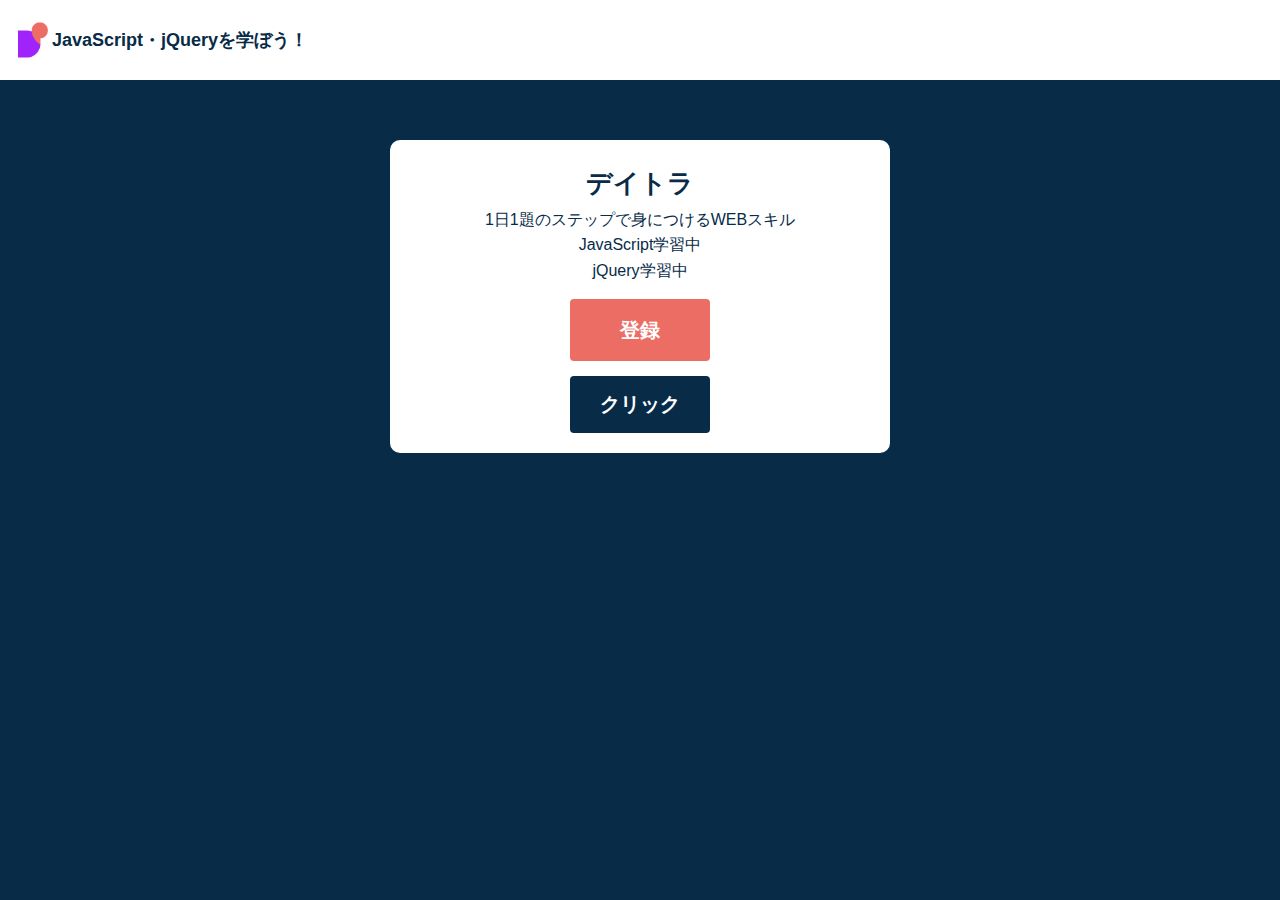
<file: 初級/Day14/elementary-javascript/index.html>
<!DOCTYPE html>
<html lang="ja">
  <head>
    <meta charset="UTF-8" />
    <meta name="viewport" content="width=device-width, initial-scale=1.0" />
    <title>JavaScript・jQuery学習編</title>
    <link rel="stylesheet" href="./css/style.css" />
  </head>
  <body>
    <header class="header">
      <h1 id="js-logo" class="header__logo">JavaScript・jQueryを学ぼう！</h1>
    </header>

    <section id="js-section" class="section">
      <h2 id="js-title" class="title">デイトラ</h2>
      <p class="text">1日1題のステップで身につけるWEBスキル</p>
      <p class="text">JavaScript学習中</p>
      <p class="text">jQuery学習中</p>
      <!-- <div class="children">
        <p class="text grandchild">孫要素A</p>
        <p class="text grandchild">孫要素B</p>
      </div> -->
      <div id="js-btn-wrap">
        <a
          href="https://www.daily-trial.com/"
          id="js-register"
          class="btn btn-register"
          >登録</a
        >
      </div>
      <button id="js-btn" class="btn">クリック</button>
    </section>
    <script src="./js/script.js"></script>
  </body>
</html>
</file>
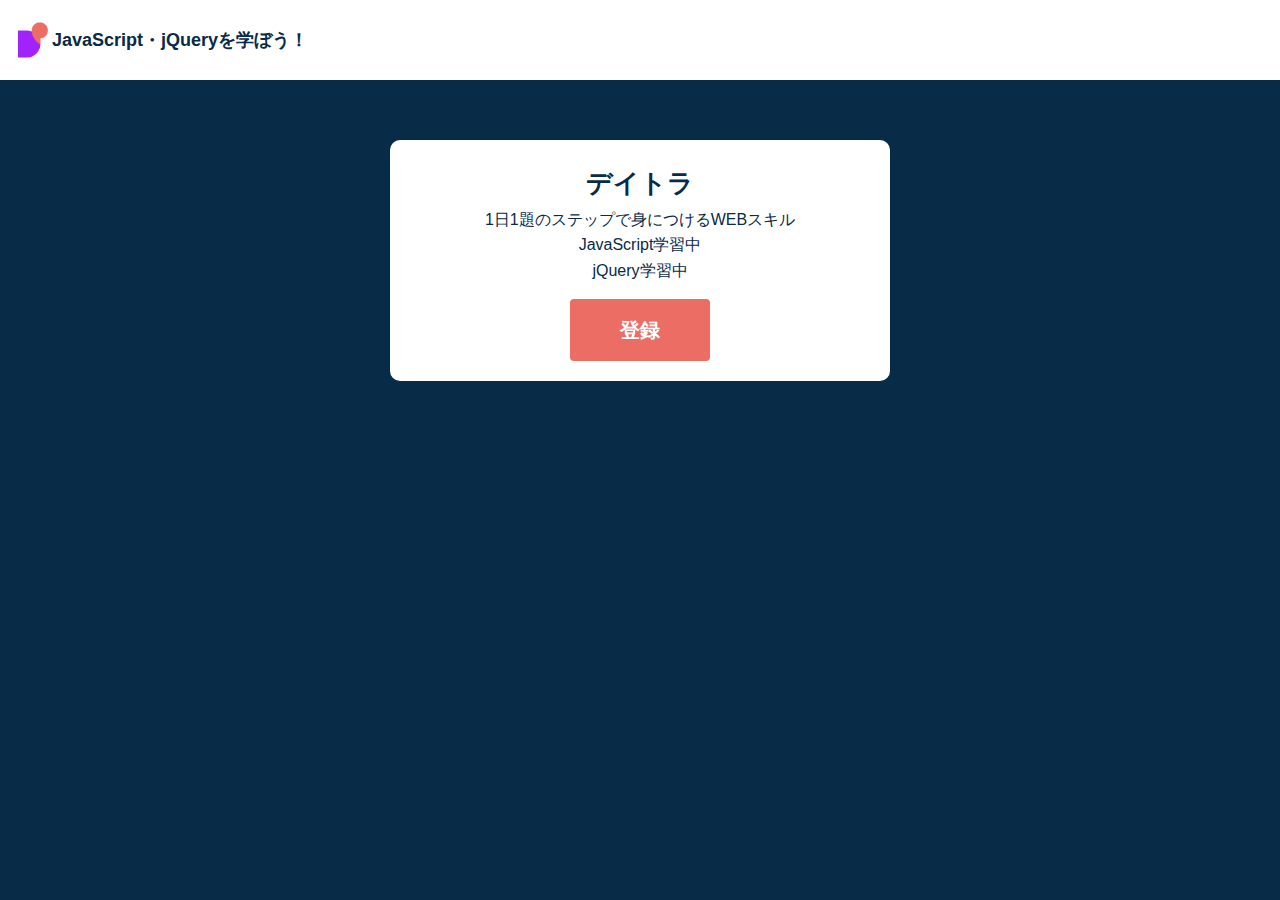
<file: 初級/Day15/elementary-javascript/index.html>
<!DOCTYPE html>
<html lang="ja">
  <head>
    <meta charset="UTF-8" />
    <meta name="viewport" content="width=device-width, initial-scale=1.0" />
    <title>JavaScript・jQuery学習編</title>
    <link rel="stylesheet" href="./css/style.css" />
  </head>
  <body>
    <header class="header">
      <h1 id="js-logo" class="header__logo">JavaScript・jQueryを学ぼう！</h1>
    </header>

    <section id="js-section" class="section">
      <h2 id="js-title" class="title">デイトラ</h2>
      <p class="text">1日1題のステップで身につけるWEBスキル</p>
      <p class="text">JavaScript学習中</p>
      <p class="text">jQuery学習中</p>
      <!-- <div class="children">
        <p class="text grandchild">孫要素A</p>
        <p class="text grandchild">孫要素B</p>
      </div> -->
      <div id="js-btn-wrap">
        <a
          href="https://www.daily-trial.com/"
          id="js-register"
          class="btn btn-register"
          >登録</a
        >
      </div>
      <button id="js-btn" class="btn">クリック</button>
    </section>

    <script src="https://ajax.googleapis.com/ajax/libs/jquery/3.7.1/jquery.min.js"></script>

    <script src="./js/script.js"></script>
  </body>
</html>
</file>
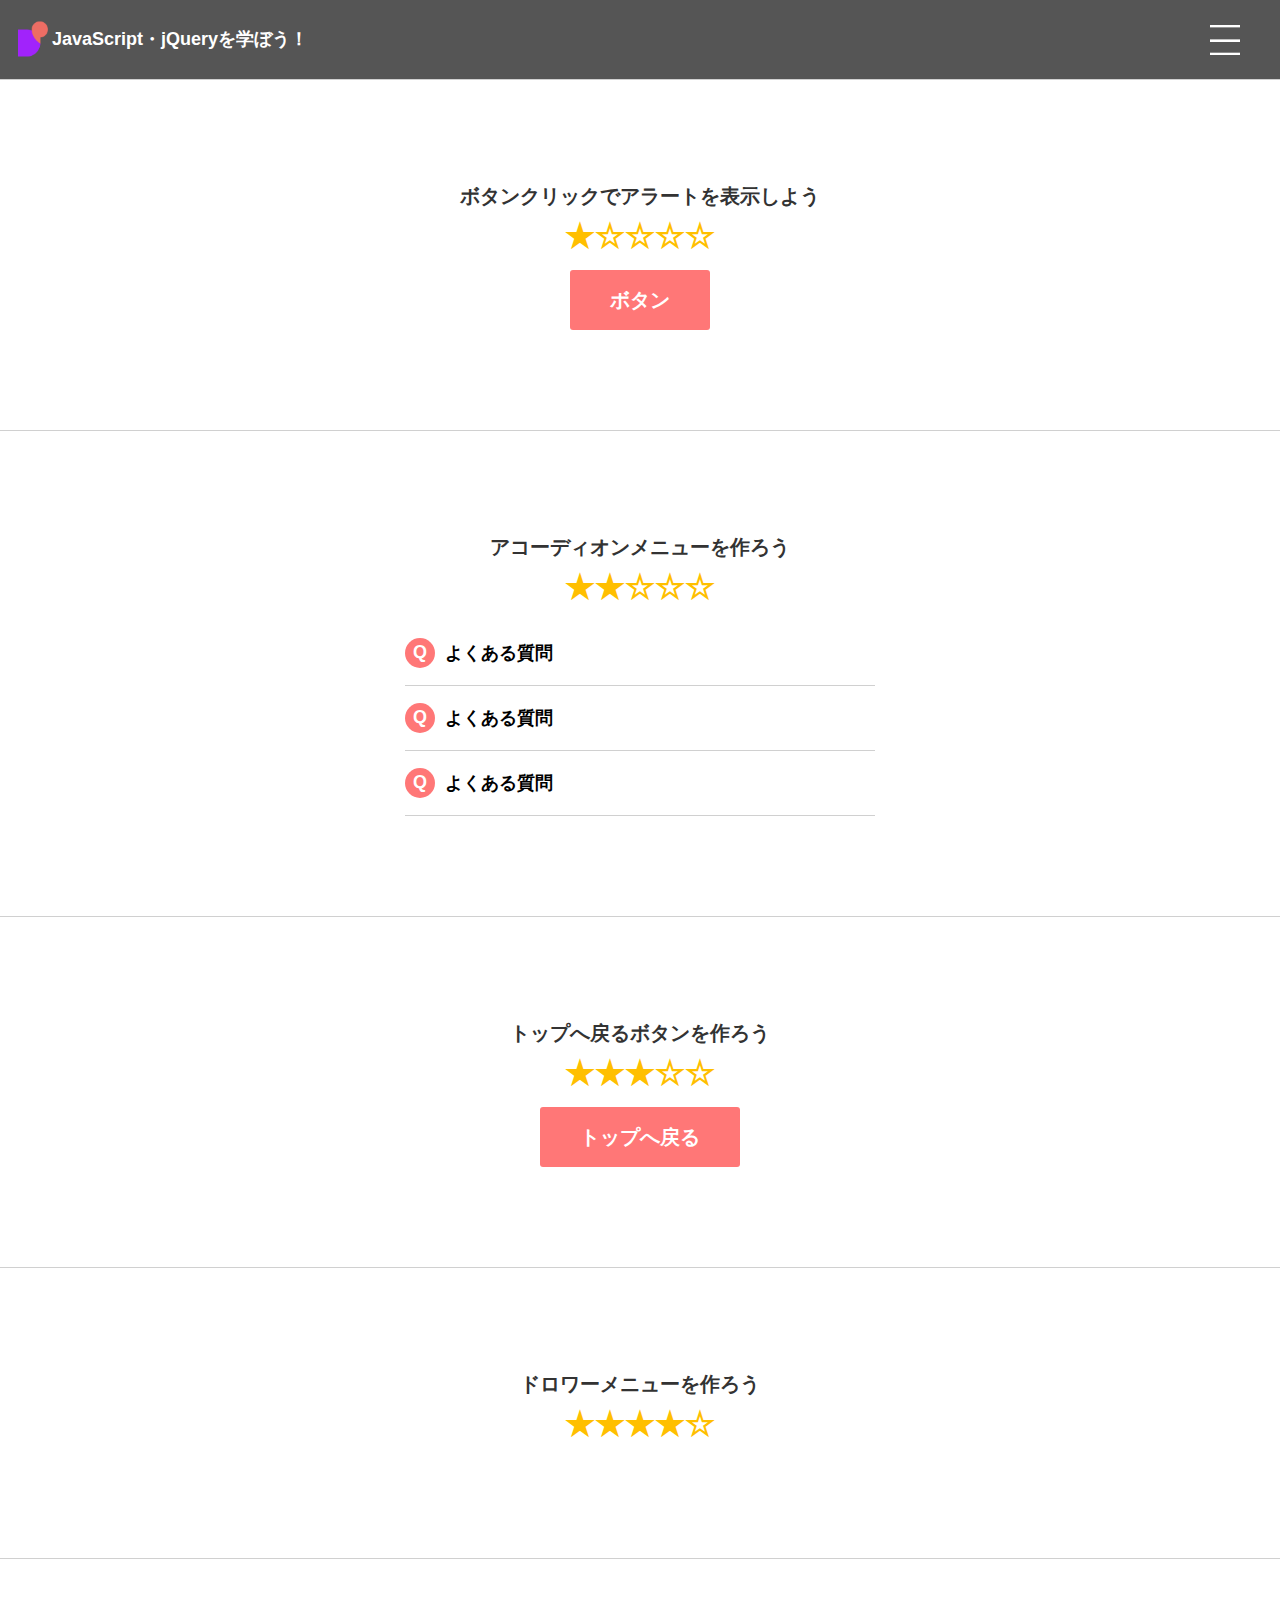
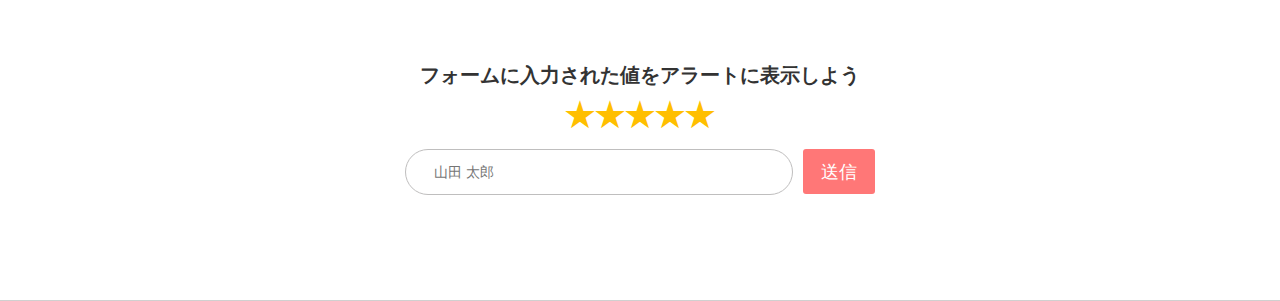
<file: 初級/Day17/elementary-jquery/index.html>
<!DOCTYPE html>
<html lang="ja">
  <head>
    <meta charset="UTF-8">
    <meta name="viewport" content="width=device-width, initial-scale=1.0">
    <title>jQueryを学ぼう | 練習問題</title>
    <link rel="stylesheet" href="./css/style.css">
  </head>

  <body>
    <header class="header">
      <h1 class="header__logo">JavaScript・jQueryを学ぼう！</h1>
      <div class="header__button">
        <button type="button" class="button-drawer" id="js-button-drawer">
          <span class="button-drawer__bar"></span>
        </button>
      </div>
    </header>

    <div class="drawer" id="js-drawer">
      <a href="#" class="drawer__menu">メニュー１</a>
      <a href="#" class="drawer__menu">メニュー２</a>
      <a href="#" class="drawer__menu">メニュー３</a>
      <a href="#" class="drawer__menu">メニュー４</a>
    </div>

    <main class="main">
      <section class="section">
        <div class="inner">
          <h2 class="section-title">ボタンクリックでアラートを表示しよう</h2>
          <div class="star-wrap">&#9733;&#9734;&#9734;&#9734;&#9734;</div>
          <button type="button" id="js-button-alert" class="button">ボタン</button>
        </div>
      </section>

      <section class="section">
        <div class="inner">
          <h2 class="section-title">アコーディオンメニューを作ろう</h2>
          <div class="star-wrap">&#9733;&#9733;&#9734;&#9734;&#9734;</div>
          <div class="accordion">
            <button type="button" class="accordion__title js-accordion">よくある質問</button>
            <p class="accordion__content">よくある質問の回答が入ります。よくある質問の回答が入ります。よくある質問の回答が入ります。よくある質問の回答が入ります。よくある質問の回答が入ります。よくある質問の回答が入ります。</p>
          </div>
          <div class="accordion">
            <button type="button" class="accordion__title js-accordion">よくある質問</button>
            <p class="accordion__content">よくある質問の回答が入ります。よくある質問の回答が入ります。よくある質問の回答が入ります。よくある質問の回答が入ります。よくある質問の回答が入ります。よくある質問の回答が入ります。</p>
          </div>
          <div class="accordion">
            <button type="button" class="accordion__title js-accordion">よくある質問</button>
            <p class="accordion__content">よくある質問の回答が入ります。よくある質問の回答が入ります。よくある質問の回答が入ります。よくある質問の回答が入ります。よくある質問の回答が入ります。よくある質問の回答が入ります。</p>
          </div>
        </div>
      </section>

      <section class="section">
        <div class="inner">
          <h2 class="section-title">トップへ戻るボタンを作ろう</h2>
          <div class="star-wrap">&#9733;&#9733;&#9733;&#9734;&#9734;</div>
          <button type="button" id="js-button-top" class="button">トップへ戻る</button>
        </div>
      </section>

      <section class="section">
        <div class="inner">
          <h2 class="section-title">ドロワーメニューを作ろう</h2>
          <div class="star-wrap">&#9733;&#9733;&#9733;&#9733;&#9734;</div>
        </div>
      </section>

      <section class="section">
        <div class="inner">
          <h2 class="section-title">フォームに入力された値をアラートに表示しよう</h2>
          <div class="star-wrap">&#9733;&#9733;&#9733;&#9733;&#9733;</div>
          <form action="#" id="js-form-name" class="form">
            <div class="form__input">
              <input type="text" id="js-input-name" class="input" placeholder="山田 太郎">
              <p class="error-message"></p>
            </div>
            <button type="submit" class="form__button button-form">送信</button>
          </form>
        </div>
      </section>
    </main>

    <script src="https://ajax.googleapis.com/ajax/libs/jquery/3.6.0/jquery.min.js"></script>
    <script src="./js/script.js"></script>
  </body>
</html>
</file>
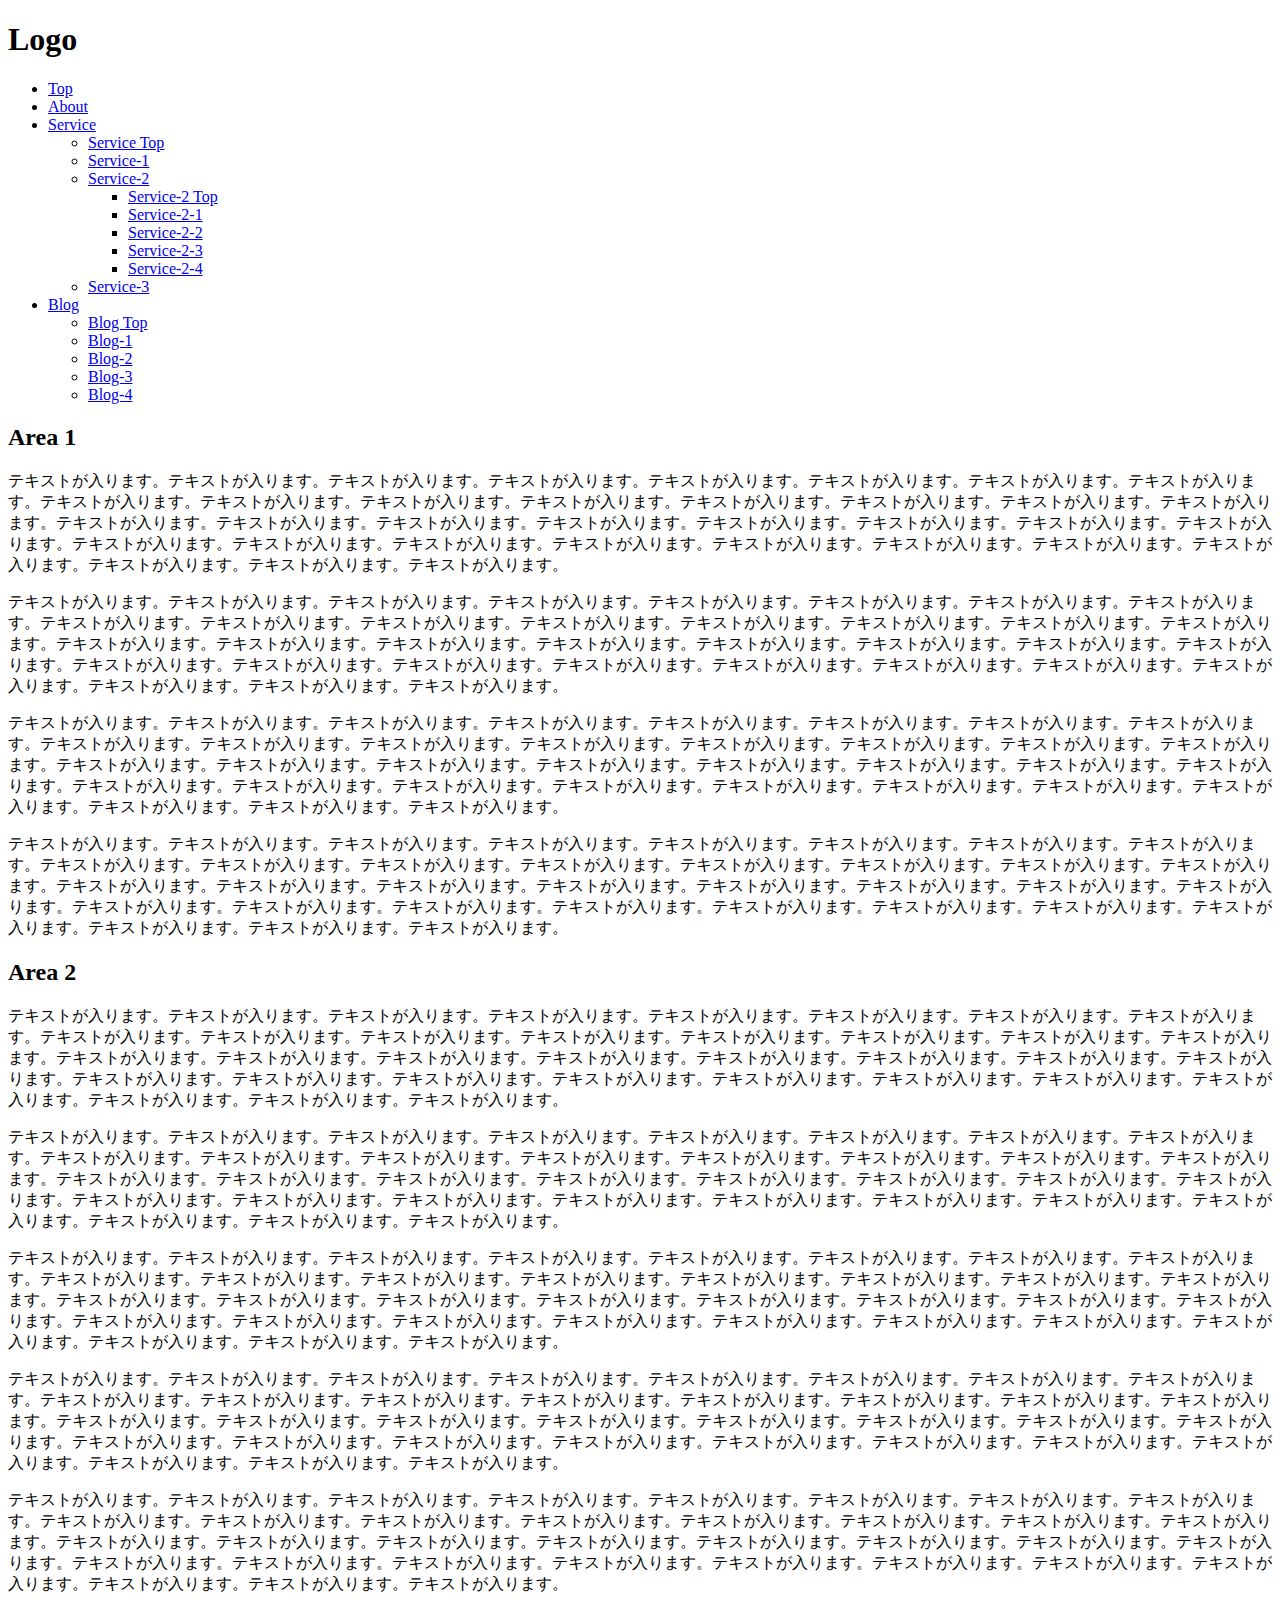
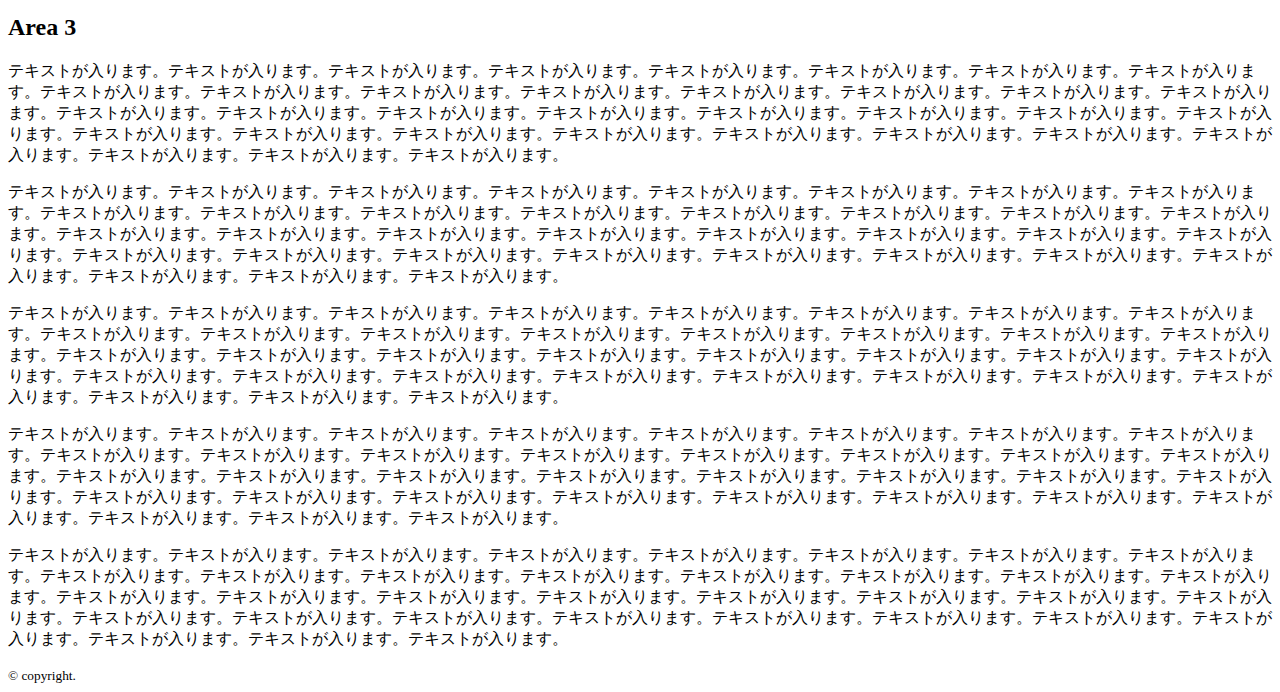
<file: 初級/Day19/practice2/index.html>
<!DOCTYPE html>
<html lang="ja">
<head>
<meta charset="utf-8">
<title>5-1-1 ドロップダウンメニュー（上）</title>
<meta name="description"  content="書籍「動くWebデザインアイディア帳」のサンプルサイトです">
<meta name="robots" content="noindex,nofollow">
<meta name="viewport" content="width=device-width,initial-scale=1.0">
<!--==============レイアウトを制御する独自のCSSを読み込み===============-->
<link rel="stylesheet" type="text/css" href="https://coco-factory.jp/ugokuweb/wp-content/themes/ugokuweb/data/reset.css">
<link rel="stylesheet" type="text/css" href="https://coco-factory.jp/ugokuweb/wp-content/themes/ugokuweb/data/5-1-1/css/5-1-1.css">
</head>
<body>
  <header id="header">
    <h1>Logo</h1>
    
    <nav>
    <ul>
      <li><a href="#">Top</a></li>
      <li><a href="#">About</a></li>
      <li class="has-child"><a href="#">Service</a>
        <ul>
        <li><a href="#">Service Top</a></li>
        <li><a href="#">Service-1</a></li>
        <li class="has-child"><a href="#">Service-2</a>
          <ul>
            <li><a href="#">Service-2 Top</a></li>
            <li><a href="#">Service-2-1</a></li>
            <li><a href="#">Service-2-2</a></li>
            <li><a href="#">Service-2-3</a></li>
            <li><a href="#">Service-2-4</a></li>
          </ul>
        </li>
        <li><a href="#">Service-3</a></li>
        </ul>
      </li>
      <li class="has-child"><a href="#">Blog</a>
        <ul>
        <li><a href="#">Blog Top</a></li>
        <li><a href="#">Blog-1</a></li>
        <li><a href="#">Blog-2</a></li>
        <li><a href="#">Blog-3</a></li>
        <li><a href="#">Blog-4</a></li>
        </ul>
      </li>
    </ul>
  </nav>
    
  </header>
    
  <main>
    <section id="area-1">
      <h2>Area 1</h2>
      <p>テキストが入ります。テキストが入ります。テキストが入ります。テキストが入ります。テキストが入ります。テキストが入ります。テキストが入ります。テキストが入ります。テキストが入ります。テキストが入ります。テキストが入ります。テキストが入ります。テキストが入ります。テキストが入ります。テキストが入ります。テキストが入ります。テキストが入ります。テキストが入ります。テキストが入ります。テキストが入ります。テキストが入ります。テキストが入ります。テキストが入ります。テキストが入ります。テキストが入ります。テキストが入ります。テキストが入ります。テキストが入ります。テキストが入ります。テキストが入ります。テキストが入ります。テキストが入ります。テキストが入ります。テキストが入ります。テキストが入ります。</p>
      <p>テキストが入ります。テキストが入ります。テキストが入ります。テキストが入ります。テキストが入ります。テキストが入ります。テキストが入ります。テキストが入ります。テキストが入ります。テキストが入ります。テキストが入ります。テキストが入ります。テキストが入ります。テキストが入ります。テキストが入ります。テキストが入ります。テキストが入ります。テキストが入ります。テキストが入ります。テキストが入ります。テキストが入ります。テキストが入ります。テキストが入ります。テキストが入ります。テキストが入ります。テキストが入ります。テキストが入ります。テキストが入ります。テキストが入ります。テキストが入ります。テキストが入ります。テキストが入ります。テキストが入ります。テキストが入ります。テキストが入ります。</p>
            <p>テキストが入ります。テキストが入ります。テキストが入ります。テキストが入ります。テキストが入ります。テキストが入ります。テキストが入ります。テキストが入ります。テキストが入ります。テキストが入ります。テキストが入ります。テキストが入ります。テキストが入ります。テキストが入ります。テキストが入ります。テキストが入ります。テキストが入ります。テキストが入ります。テキストが入ります。テキストが入ります。テキストが入ります。テキストが入ります。テキストが入ります。テキストが入ります。テキストが入ります。テキストが入ります。テキストが入ります。テキストが入ります。テキストが入ります。テキストが入ります。テキストが入ります。テキストが入ります。テキストが入ります。テキストが入ります。テキストが入ります。</p>
            <p>テキストが入ります。テキストが入ります。テキストが入ります。テキストが入ります。テキストが入ります。テキストが入ります。テキストが入ります。テキストが入ります。テキストが入ります。テキストが入ります。テキストが入ります。テキストが入ります。テキストが入ります。テキストが入ります。テキストが入ります。テキストが入ります。テキストが入ります。テキストが入ります。テキストが入ります。テキストが入ります。テキストが入ります。テキストが入ります。テキストが入ります。テキストが入ります。テキストが入ります。テキストが入ります。テキストが入ります。テキストが入ります。テキストが入ります。テキストが入ります。テキストが入ります。テキストが入ります。テキストが入ります。テキストが入ります。テキストが入ります。</p>
    <!--/area1--></section>
      <section id="area-2">
      <h2>Area 2</h2>
      <p>テキストが入ります。テキストが入ります。テキストが入ります。テキストが入ります。テキストが入ります。テキストが入ります。テキストが入ります。テキストが入ります。テキストが入ります。テキストが入ります。テキストが入ります。テキストが入ります。テキストが入ります。テキストが入ります。テキストが入ります。テキストが入ります。テキストが入ります。テキストが入ります。テキストが入ります。テキストが入ります。テキストが入ります。テキストが入ります。テキストが入ります。テキストが入ります。テキストが入ります。テキストが入ります。テキストが入ります。テキストが入ります。テキストが入ります。テキストが入ります。テキストが入ります。テキストが入ります。テキストが入ります。テキストが入ります。テキストが入ります。</p>
      <p>テキストが入ります。テキストが入ります。テキストが入ります。テキストが入ります。テキストが入ります。テキストが入ります。テキストが入ります。テキストが入ります。テキストが入ります。テキストが入ります。テキストが入ります。テキストが入ります。テキストが入ります。テキストが入ります。テキストが入ります。テキストが入ります。テキストが入ります。テキストが入ります。テキストが入ります。テキストが入ります。テキストが入ります。テキストが入ります。テキストが入ります。テキストが入ります。テキストが入ります。テキストが入ります。テキストが入ります。テキストが入ります。テキストが入ります。テキストが入ります。テキストが入ります。テキストが入ります。テキストが入ります。テキストが入ります。テキストが入ります。</p>
      <p>テキストが入ります。テキストが入ります。テキストが入ります。テキストが入ります。テキストが入ります。テキストが入ります。テキストが入ります。テキストが入ります。テキストが入ります。テキストが入ります。テキストが入ります。テキストが入ります。テキストが入ります。テキストが入ります。テキストが入ります。テキストが入ります。テキストが入ります。テキストが入ります。テキストが入ります。テキストが入ります。テキストが入ります。テキストが入ります。テキストが入ります。テキストが入ります。テキストが入ります。テキストが入ります。テキストが入ります。テキストが入ります。テキストが入ります。テキストが入ります。テキストが入ります。テキストが入ります。テキストが入ります。テキストが入ります。テキストが入ります。</p>
      <p>テキストが入ります。テキストが入ります。テキストが入ります。テキストが入ります。テキストが入ります。テキストが入ります。テキストが入ります。テキストが入ります。テキストが入ります。テキストが入ります。テキストが入ります。テキストが入ります。テキストが入ります。テキストが入ります。テキストが入ります。テキストが入ります。テキストが入ります。テキストが入ります。テキストが入ります。テキストが入ります。テキストが入ります。テキストが入ります。テキストが入ります。テキストが入ります。テキストが入ります。テキストが入ります。テキストが入ります。テキストが入ります。テキストが入ります。テキストが入ります。テキストが入ります。テキストが入ります。テキストが入ります。テキストが入ります。テキストが入ります。</p>
      <p>テキストが入ります。テキストが入ります。テキストが入ります。テキストが入ります。テキストが入ります。テキストが入ります。テキストが入ります。テキストが入ります。テキストが入ります。テキストが入ります。テキストが入ります。テキストが入ります。テキストが入ります。テキストが入ります。テキストが入ります。テキストが入ります。テキストが入ります。テキストが入ります。テキストが入ります。テキストが入ります。テキストが入ります。テキストが入ります。テキストが入ります。テキストが入ります。テキストが入ります。テキストが入ります。テキストが入ります。テキストが入ります。テキストが入ります。テキストが入ります。テキストが入ります。テキストが入ります。テキストが入ります。テキストが入ります。テキストが入ります。</p>

    <!--/area2--></section>
      <section id="area-3">
      <h2>Area 3</h2>
      <p>テキストが入ります。テキストが入ります。テキストが入ります。テキストが入ります。テキストが入ります。テキストが入ります。テキストが入ります。テキストが入ります。テキストが入ります。テキストが入ります。テキストが入ります。テキストが入ります。テキストが入ります。テキストが入ります。テキストが入ります。テキストが入ります。テキストが入ります。テキストが入ります。テキストが入ります。テキストが入ります。テキストが入ります。テキストが入ります。テキストが入ります。テキストが入ります。テキストが入ります。テキストが入ります。テキストが入ります。テキストが入ります。テキストが入ります。テキストが入ります。テキストが入ります。テキストが入ります。テキストが入ります。テキストが入ります。テキストが入ります。</p>
      <p>テキストが入ります。テキストが入ります。テキストが入ります。テキストが入ります。テキストが入ります。テキストが入ります。テキストが入ります。テキストが入ります。テキストが入ります。テキストが入ります。テキストが入ります。テキストが入ります。テキストが入ります。テキストが入ります。テキストが入ります。テキストが入ります。テキストが入ります。テキストが入ります。テキストが入ります。テキストが入ります。テキストが入ります。テキストが入ります。テキストが入ります。テキストが入ります。テキストが入ります。テキストが入ります。テキストが入ります。テキストが入ります。テキストが入ります。テキストが入ります。テキストが入ります。テキストが入ります。テキストが入ります。テキストが入ります。テキストが入ります。</p>
      <p>テキストが入ります。テキストが入ります。テキストが入ります。テキストが入ります。テキストが入ります。テキストが入ります。テキストが入ります。テキストが入ります。テキストが入ります。テキストが入ります。テキストが入ります。テキストが入ります。テキストが入ります。テキストが入ります。テキストが入ります。テキストが入ります。テキストが入ります。テキストが入ります。テキストが入ります。テキストが入ります。テキストが入ります。テキストが入ります。テキストが入ります。テキストが入ります。テキストが入ります。テキストが入ります。テキストが入ります。テキストが入ります。テキストが入ります。テキストが入ります。テキストが入ります。テキストが入ります。テキストが入ります。テキストが入ります。テキストが入ります。</p>
      <p>テキストが入ります。テキストが入ります。テキストが入ります。テキストが入ります。テキストが入ります。テキストが入ります。テキストが入ります。テキストが入ります。テキストが入ります。テキストが入ります。テキストが入ります。テキストが入ります。テキストが入ります。テキストが入ります。テキストが入ります。テキストが入ります。テキストが入ります。テキストが入ります。テキストが入ります。テキストが入ります。テキストが入ります。テキストが入ります。テキストが入ります。テキストが入ります。テキストが入ります。テキストが入ります。テキストが入ります。テキストが入ります。テキストが入ります。テキストが入ります。テキストが入ります。テキストが入ります。テキストが入ります。テキストが入ります。テキストが入ります。</p>
      <p>テキストが入ります。テキストが入ります。テキストが入ります。テキストが入ります。テキストが入ります。テキストが入ります。テキストが入ります。テキストが入ります。テキストが入ります。テキストが入ります。テキストが入ります。テキストが入ります。テキストが入ります。テキストが入ります。テキストが入ります。テキストが入ります。テキストが入ります。テキストが入ります。テキストが入ります。テキストが入ります。テキストが入ります。テキストが入ります。テキストが入ります。テキストが入ります。テキストが入ります。テキストが入ります。テキストが入ります。テキストが入ります。テキストが入ります。テキストが入ります。テキストが入ります。テキストが入ります。テキストが入ります。テキストが入ります。テキストが入ります。</p>

    <!--/area3--></section>
  <!--/main--></main>

  <footer id="footer">
    <small>&copy; copyright.</small>  
  </footer>
<script src="https://code.jquery.com/jquery-3.4.1.min.js" integrity="sha256-CSXorXvZcTkaix6Yvo6HppcZGetbYMGWSFlBw8HfCJo="  crossorigin="anonymous"></script>
<script src="https://coco-factory.jp/ugokuweb/wp-content/themes/ugokuweb/data/5-1-1/js/5-1-1.js"></script>
</body>
</html>
</file>
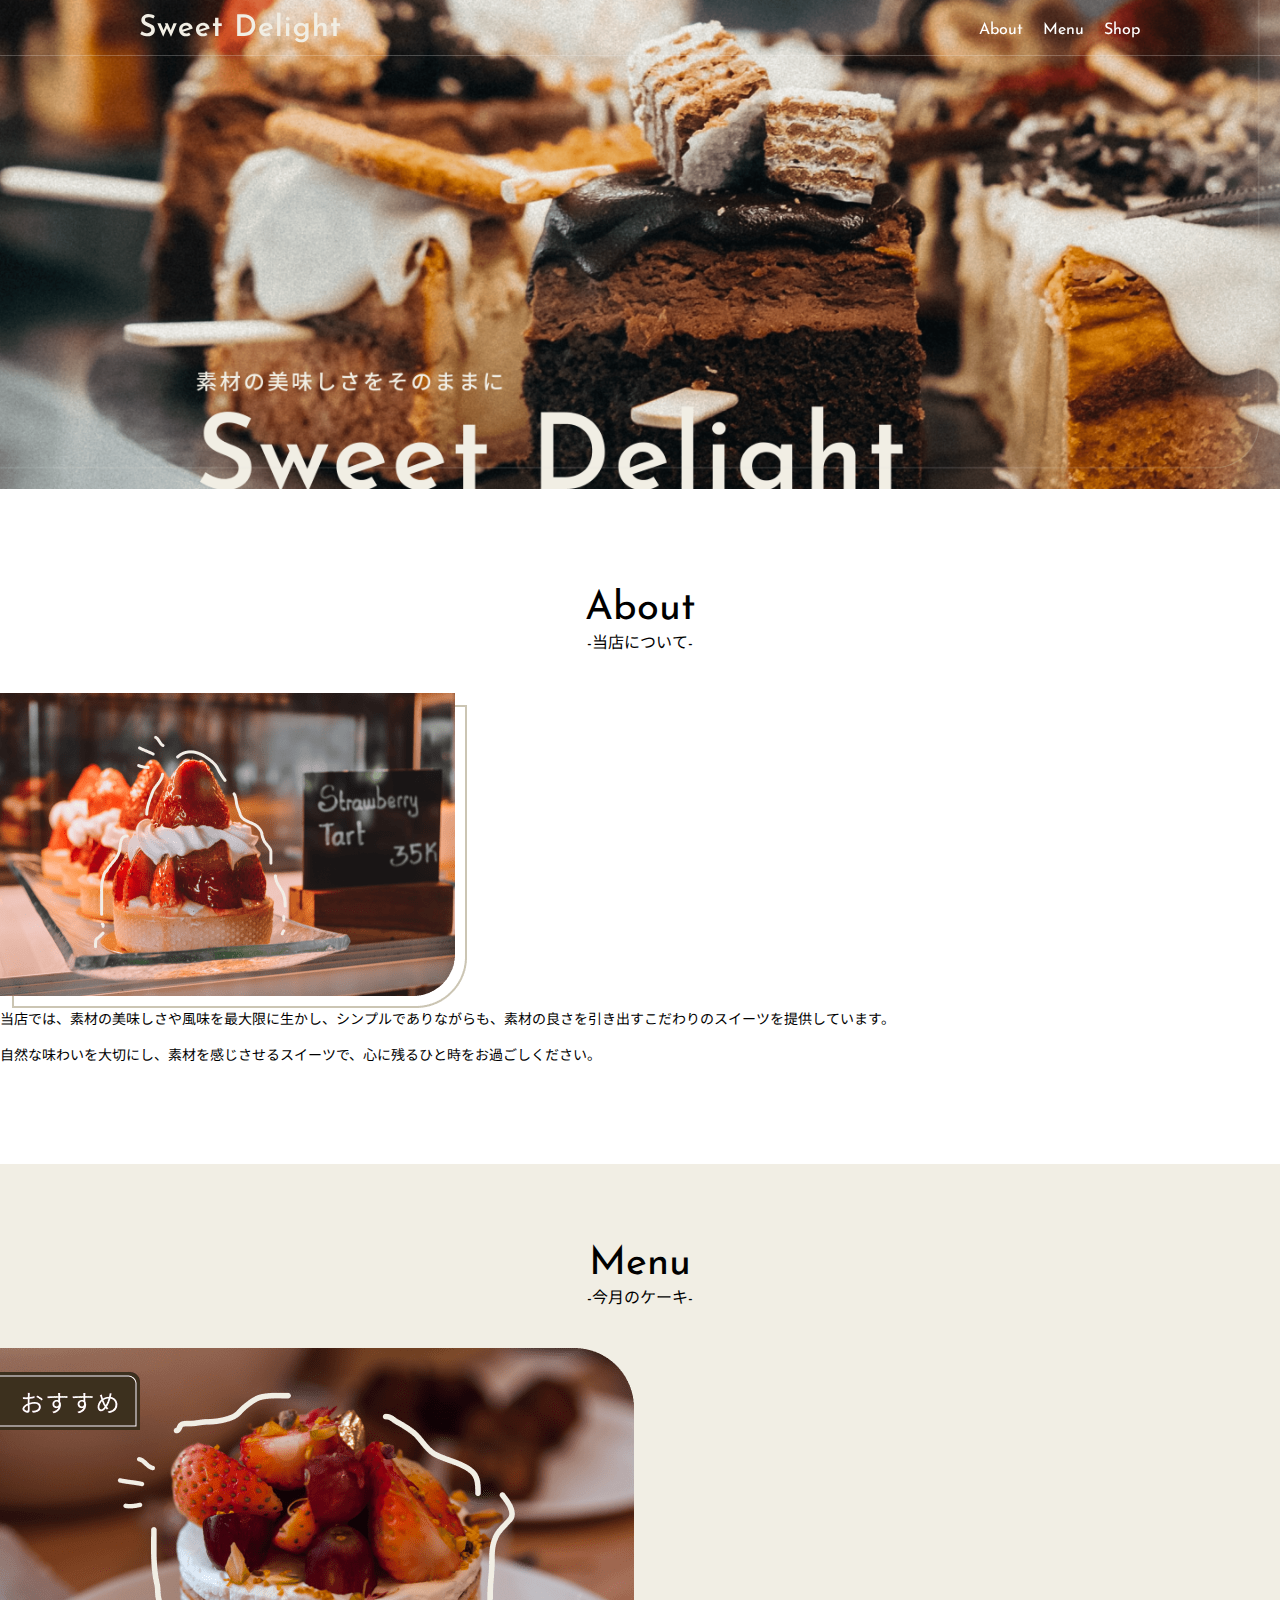
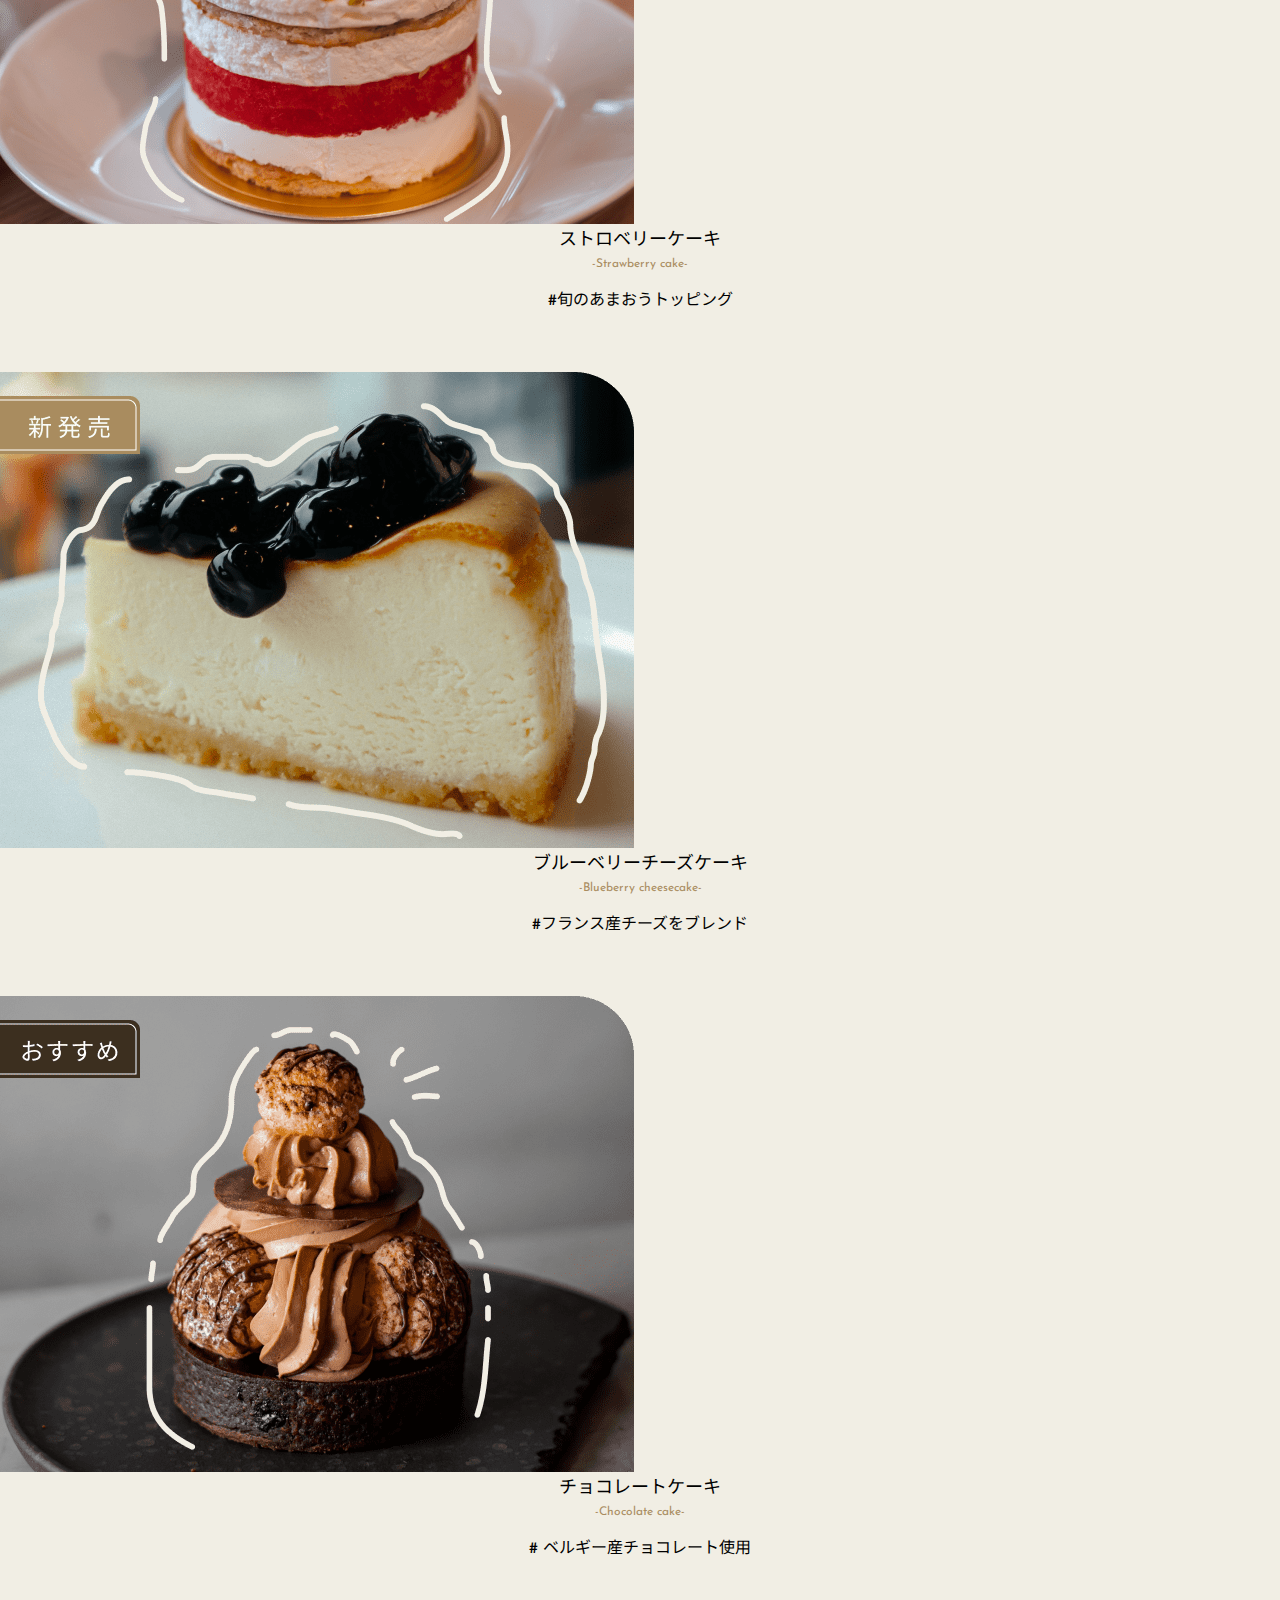
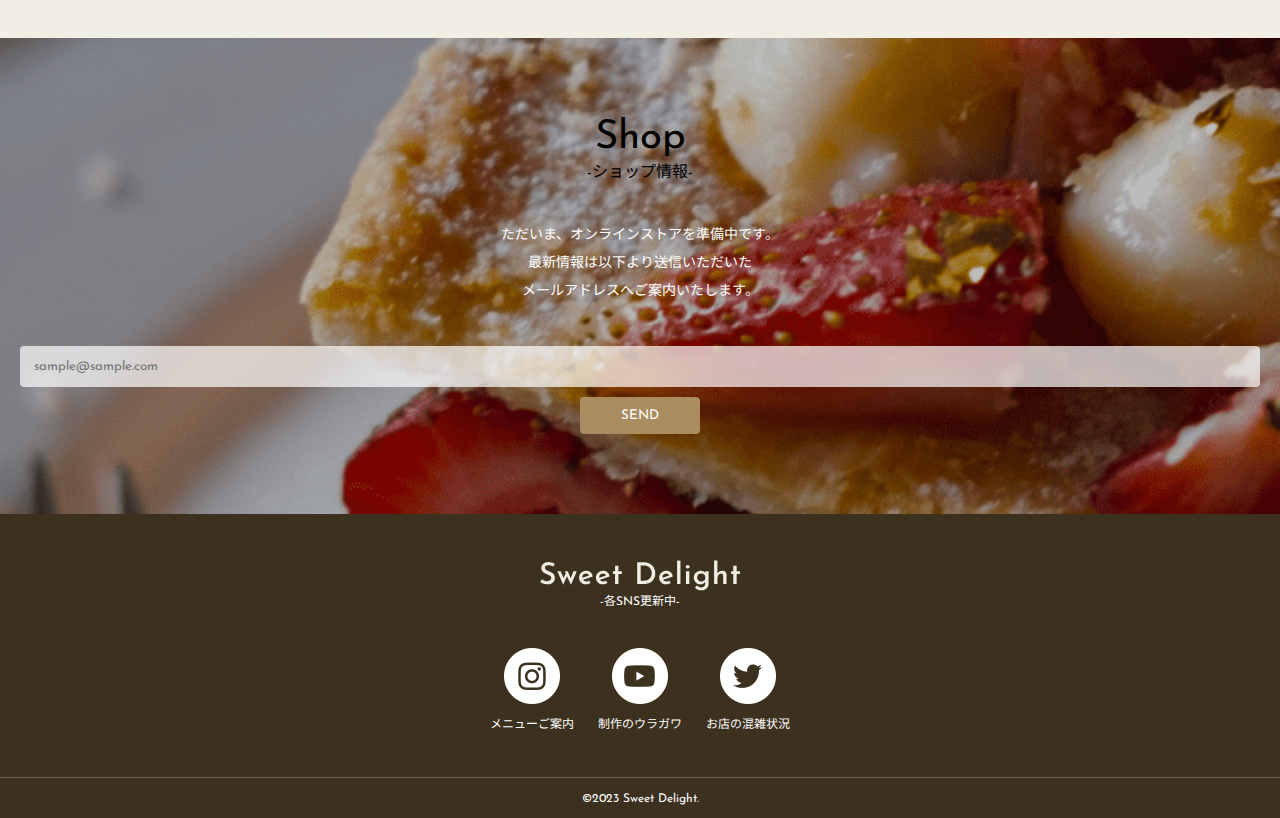
<file: 初級/Day5/myself/index.html>
<!DOCTYPE html>
<html lang="ja">
  <head>
    <meta charset="UTF-8" />
    <meta name="viewport" content="width=device-width, initial-scale=1.0" />

    <link rel="shortcut icon" href="./favicon.ico" type="image/x-icon" />

    <!-- 検索にヒットしないための記述 -->
    <meta name="robots" content="noindex" />

    <title>Sweet Delight</title>
    <meta name="description" content="サイトの概要を記入します。" />

    <!-- Google Fontsを読み込むための記述 -->
    <link rel="preconnect" href="https://fonts.googleapis.com" />
    <link rel="preconnect" href="https://fonts.gstatic.com" crossorigin />
    <link
      href="https://fonts.googleapis.com/css2?family=Josefin+Sans:wght@400;500&family=Noto+Sans+JP&display=swap"
      rel="stylesheet"
    />

    <!-- スタイルシート読み込み -->
    <link rel="stylesheet" href="./css/reset.css" />
    <link rel="stylesheet" href="./css/style.css" />
  </head>
  <body>
    <!-- ヘッダ -->
    <header class="header">
      <div class="header-inner">
        <h1 class="header-logo">
          <img src="./img/logo.svg" alt="Sweet Delight" />
        </h1>
        <nav class="header-nav">
          <ul class="header-nav-list">
            <li class="header-nav-item">
              <a href="#about" class="header-nav-link">About</a>
            </li>
            <li class="header-nav-item">
              <a href="#menu" class="header-nav-link">Menu</a>
            </li>
            <li class="header-nav-item">
              <a href="#shop" class="header-nav-link">Shop</a>
            </li>
          </ul>
        </nav>
      </div>
    </header>

    <!-- ファーストビュー -->
    <div class="fv">
      <picture>
        <source media="(min-width: 768px)" srcset="./img/fv.png" />
        <img
          src="./img/sp/fv.png"
          alt="素材の美味しさをそのままに Sweet Delight"
        />
      </picture>
    </div>

    <!-- Aboutセクション -->
    <section class="about">
      <h2 class="section-heading">
        <span class="section-heading-main">About</span>
        <span class="section-heading-sub">-当店について-</span>
      </h2>
      <div class="about-img">
        <img src="./img/about.png" alt="About 当店について" />
      </div>
      <p class="about-text">
        当店では、素材の美味しさや風味を最大限に生かし、シンプルでありながらも、素材の良さを引き出すこだわりのスイーツを提供しています。
      </p>
      <p class="about-text">
        自然な味わいを大切にし、素材を感じさせるスイーツで、心に残るひと時をお過ごしください。
      </p>
    </section>

    <!-- Menuセクション -->
    <section class="menu">
      <h2 class="section-heading">
        <span class="section-heading-main">Menu</span>
        <span class="section-heading-sub">-今月のケーキ-</span>
      </h2>
      <div class="menu-contents">
        <ul class="menu-list">
          <li class="menu-item">
            <div class="menu-img">
              <img src="./img/menu1.png" alt="おすすめ　ストロベリーケーキ" />
            </div>
            <div class="menu-text-contents">
              <h3 class="menu-name">
                <span class="menu-name-main">ストロベリーケーキ</span>
                <span class="menu-name-sub">-Strawberry cake-</span>
              </h3>
              <p class="menu-text">#旬のあまおうトッピング</p>
            </div>
          </li>
          <li class="menu-item">
            <div class="menu-img">
              <img
                src="./img/menu2.png"
                alt="新発売　ブルーベリーチーズケーキ"
              />
            </div>
            <div class="menu-text-contents">
              <h3 class="menu-name">
                <span class="menu-name-main">ブルーベリーチーズケーキ</span>
                <span class="menu-name-sub">-Blueberry cheesecake-</span>
              </h3>
              <p class="menu-text">#フランス産チーズをブレンド</p>
            </div>
          </li>
          <li class="menu-item">
            <div class="menu-img">
              <img src="./img/menu3.png" alt="おすすめ チョコレートケーキ" />
            </div>
            <div class="menu-text-contents">
              <h3 class="menu-name">
                <span class="menu-name-main">チョコレートケーキ</span>
                <span class="menu-name-sub">-Chocolate cake-</span>
              </h3>
              <p class="menu-text"># ベルギー産チョコレート使用</p>
            </div>
          </li>
        </ul>
      </div>
    </section>

    <!-- Shopセクション -->
    <section class="shop">
      <div class="shop-inner">
        <h2 class="section-heading">
          <span class="section-heading-main">Shop</span>
          <span class="section-heading-sub">-ショップ情報-</span>
        </h2>
        <div class="shop-contents">
          <p class="shop-text">
            ただいま、オンラインストアを準備中です。 <br />
            最新情報は以下より送信いただいた<br />メールアドレスへご案内いたします。
          </p>
          <form action="" class="form">
            <input
              type="email"
              class="form-input"
              placeholder="sample@sample.com"
            />
            <button class="form-submit">SEND</button>
          </form>
        </div>
      </div>
    </section>

    <!-- footerセクション -->
    <footer class="footer">
      <div class="footer-logo">
        <img src="./img/logo.svg" alt="Sweet Delight" />
      </div>
      <p class="footer-text">-各SNS更新中-</p>
      <ul class="footer-nav-list">
        <li class="footer-nav-item">
          <a href="https://www.instagram.com/?hl=ja" class="footer-nav-link">
            <img src="./img/icon-instagram.png" alt="" class="sns-img" />
            <p class="footer-nav-link-text">メニューご案内</p>
          </a>
        </li>
        <li class="footer-nav-item">
          <a href="https://www.youtube.com/" class="footer-nav-link">
            <img src="./img/icon-youtube.png" alt="" class="sns-img" />
            <p class="footer-nav-link-text">制作のウラガワ</p>
          </a>
        </li>
        <li class="footer-nav-item">
          <a href="https://twitter.com/" class="footer-nav-link">
            <img src="./img/icon-twitter.png" alt="" class="sns-img" />
            <p class="footer-nav-link-text">お店の混雑状況</p>
          </a>
        </li>
      </ul>

      <div class="footer-copy-wrapper">
        <small class="footer-copyright">&copy;2023 Sweet Delight.</small>
      </div>
    </footer>
  </body>
</html>
</file>
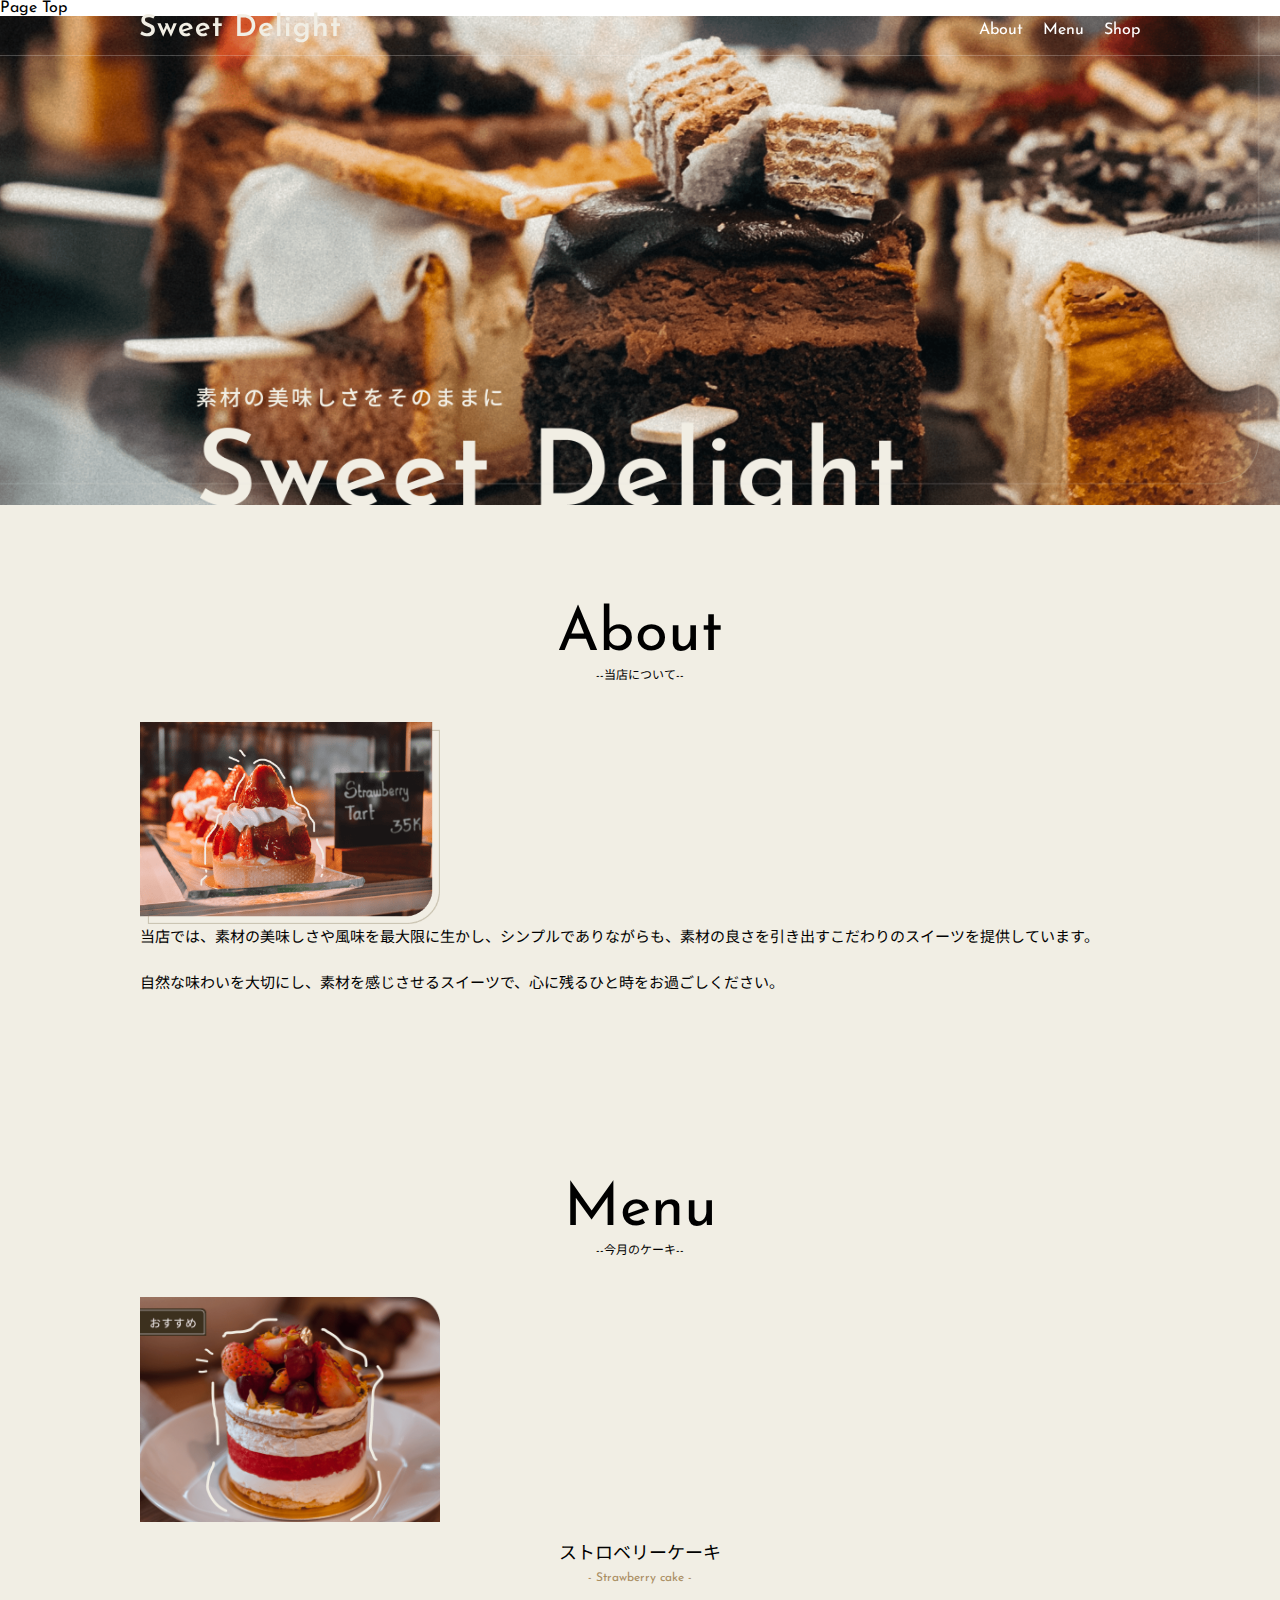
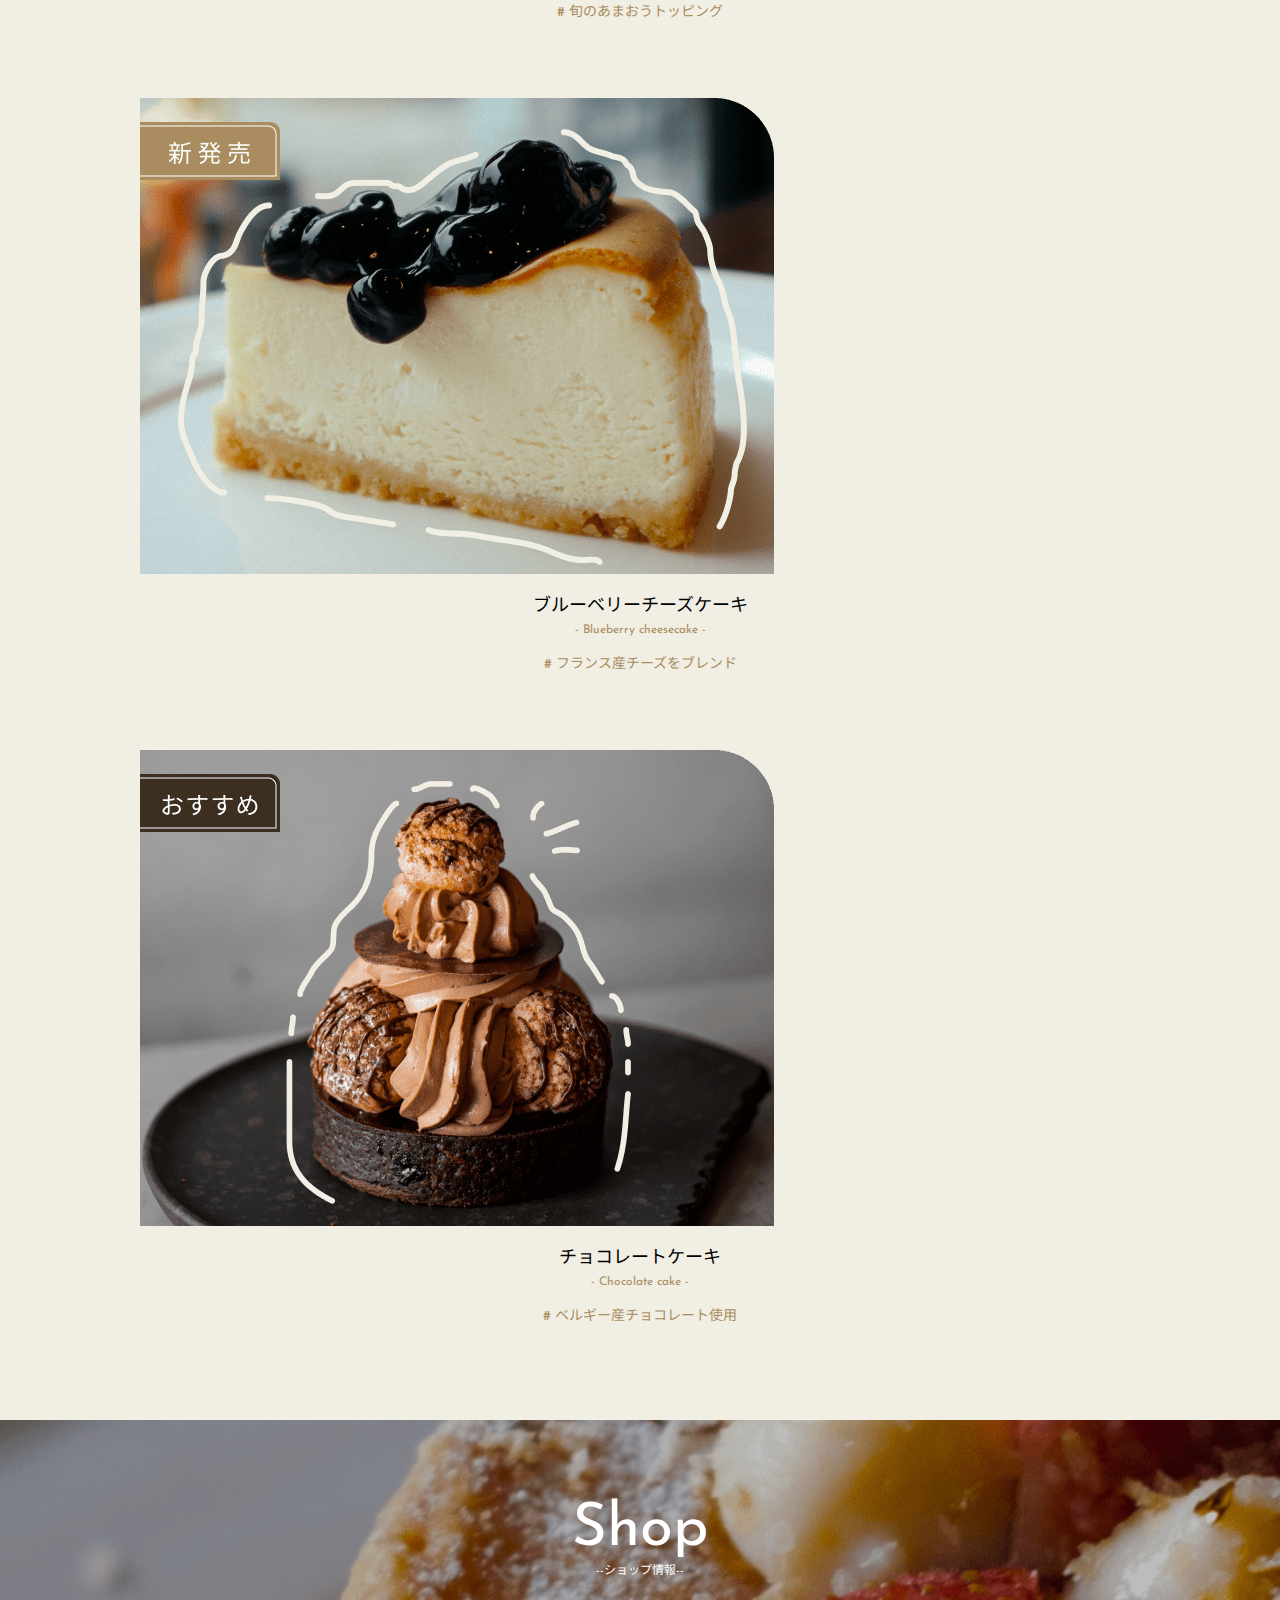
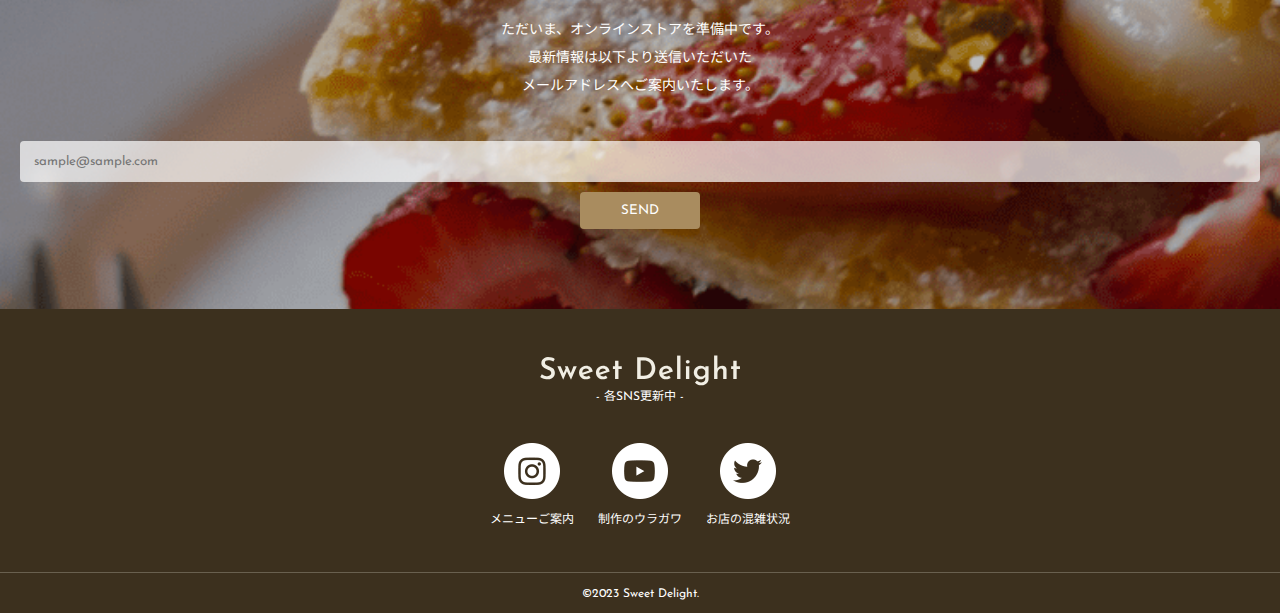
<file: 初級/Day19/practice/practice/index.html>
<!DOCTYPE html>
<html lang="ja">
  <head>
    <!-- 文字コードの指定　UTF-8を指定します -->
    <meta charset="UTF-8" />
    <!-- スマホやタブレットできれいに表示する「レスポンシブ表示」のための記述です-->
    <meta name="viewport" content="width=device-width, initial-scale=1.0" />
    <!-- サイトのアイコンを設定します -->
    <link rel="shortcut icon" href="./favicon.ico" type="image/x-icon" />
    <!-- 検索にヒットしないようにするための記述です -->
    <meta name="robots" content="noindex" />

    <title>Sweet delight</title>
    <meta name="description" content="サイトの概要を記入します。" />

    <!-- Google Fontsを読み込むための記述です -->
    <link rel="preconnect" href="https://fonts.googleapis.com" />
    <link rel="preconnect" href="https://fonts.gstatic.com" crossorigin />
    <link
      href="https://fonts.googleapis.com/css2?family=Josefin+Sans:wght@400;500&family=Noto+Sans+JP&display=swap"
      rel="stylesheet"
    />

    <!-- スタイルシートの読み込みのための記述です -->
    <link rel="stylesheet" href="./css/reset.css" />
    <link rel="stylesheet" href="./css/style.css" />
  </head>
  <body>
    <header class="header">
      <div class="header-inner">
        <h1 class="header-logo">
          <img src="./img/logo.svg" alt="Sweet Delight" />
        </h1>
        <nav class="header-nav">
          <ul class="header-nav-list">
            <li class="header-nav-item">
              <a href="#about" class="header-nav-link">About</a>
            </li>
            <li class="header-nav-item has-child">
              <a href="#menu" class="header-nav-link" >Menu</a>
                <ul class="header-nav-child" id="js-menu-drawer">
                  <li><a href="#">新発売</a></li>
                  <li><a href="#">おすすめ</a></li>
                  <li><a href="#">期間限定</a></li>
                </ul>
            </li>
            <li class="header-nav-item">
              <a href="#shop" class="header-nav-link">Shop</a>
            </li>
          </ul>
        </nav>
      </div>
    </header>

    <!-- ページトップリンク -->
    <p id="page-top"><a href="#">Page Top</a></p>

    <div class="fv">
      <picture>
        <source media="(min-width: 768px)" srcset="./img/fv.png" />
        <img
          src="./img/sp/fv.png"
          alt="素材の美味しさをそのままに Sweet Delight"
        />
      </picture>
    </div>

    <section class="about">
      <div class="inner">
        <h2 class="section-heading">
          <span class="section-heading-main">About</span>
          <span class="section-heading-sub">--当店について--</span>
        </h2>
        <div class="about-wrapper">
          <div class="about-img">
            <img src="./img/about.png" alt="About 当店について" />
          </div>
          <div class="about-contents">
            <div class="about-text-contents">
              <p class="about-text">
                当店では、素材の美味しさや風味を最大限に生かし、シンプルでありながらも、素材の良さを引き出すこだわりのスイーツを提供しています。
              </p>
              <p class="about-text">
                自然な味わいを大切にし、素材を感じさせるスイーツで、心に残るひと時をお過ごしください。
              </p>
            </div>
          </div>
        </div>
      </div>
    </section>

    <section class="menu">
      <div class="inner">
        <h2 class="section-heading">
          <span class="section-heading-main">Menu</span>
          <span class="section-heading-sub">--今月のケーキ--</span>
        </h2>
        <div class="menu-contents">
          <ul class="menu-list">
            <li class="menu-item">
              <div class="menu-img">
                <img
                  src="./img/menu1.png"
                  alt="おすすめ ストロベリーケーキ"
                  class="about-img"
                />
              </div>
              <div class="menu-text-contents">
                <h3 class="menu-name">
                  <span class="menu-name-main">ストロベリーケーキ</span>
                  <span class="menu-name-sub">- Strawberry cake -</span>
                </h3>
                <p class="menu-text"># 旬のあまおうトッピング</p>
              </div>
            </li>
            <li class="menu-item">
              <div class="menu-img">
                <img
                  src="./img/menu2.png"
                  alt="新発売 ブルーベリーチーズケーキ"
                />
              </div>
              <div class="menu-text-contents">
                <h3 class="menu-name">
                  <span class="menu-name-main">ブルーベリーチーズケーキ</span>
                  <span class="menu-name-sub">- Blueberry cheesecake -</span>
                </h3>
                <p class="menu-text"># フランス産チーズをブレンド</p>
              </div>
            </li>
            <li class="menu-item">
              <div class="menu-img">
                <img src="./img/menu3.png" alt="おすすめ チョコレートケーキ" />
              </div>
              <div class="menu-text-contents">
                <h3 class="menu-name">
                  <span class="menu-name-main">チョコレートケーキ</span>
                  <span class="menu-name-sub">- Chocolate cake -</span>
                </h3>
                <p class="menu-text"># ベルギー産チョコレート使用</p>
              </div>
            </li>
          </ul>
        </div>
      </div>
    </section>

    <section class="shop">
      <div class="shop-inner">
        <h2 class="section-heading section-heading-l">
          <span class="section-heading-main">Shop</span>
          <span class="section-heading-sub">--ショップ情報--</span>
        </h2>
        <div class="shop-contents">
          <p class="shop-text">
            ただいま、オンラインストアを準備中です。<br />
            最新情報は以下より送信いただいた<br />メールアドレスへご案内いたします。
          </p>
          <form action="" class="form">
            <input
              type="email"
              class="form-input"
              placeholder="sample@sample.com"
            />
            <button type="submit" class="form-submit">SEND</button>
          </form>
        </div>
      </div>
    </section>

    <footer class="footer">
      <div class="footer-logo">
        <img src="./img/logo.svg" alt="Sweet Delight" />
      </div>
      <p class="footer-text">- 各SNS更新中 -</p>
      <ul class="footer-nav-list">
        <li class="footer-nav-item">
          <a
            href="https://www.instagram.com/?hl=ja"
            target="_blank"
            class="footer-nav-link"
          >
            <img src="./img/icon-instagram.png" alt="" class="sns-img" />
            <p class="footer-nav-link-text">メニューご案内</p>
          </a>
        </li>
        <li class="footer-nav-item">
          <a
            href="https://www.youtube.com/"
            target="_blank"
            class="footer-nav-link"
          >
            <img src="./img/icon-youtube.png" alt="" class="sns-img" />
            <p class="footer-nav-link-text">制作のウラガワ</p>
          </a>
        </li>
        <li class="footer-nav-item">
          <a
            href="https://twitter.com/"
            target="_blank"
            class="footer-nav-link"
          >
            <img src="./img/icon-twitter.png" alt="" class="sns-img" />
            <p class="footer-nav-link-text">お店の混雑状況</p>
          </a>
        </li>
      </ul>

      <div class="footer-copy-wrapper">
        <small class="footer-copyright">&copy;2023 Sweet Delight.</small>
      </div>
    </footer>
    <script src="https://ajax.googleapis.com/ajax/libs/jquery/3.6.0/jquery.min.js"></script>
    <script src="./js/script.js"></script>
  </body>
</html>
</file>
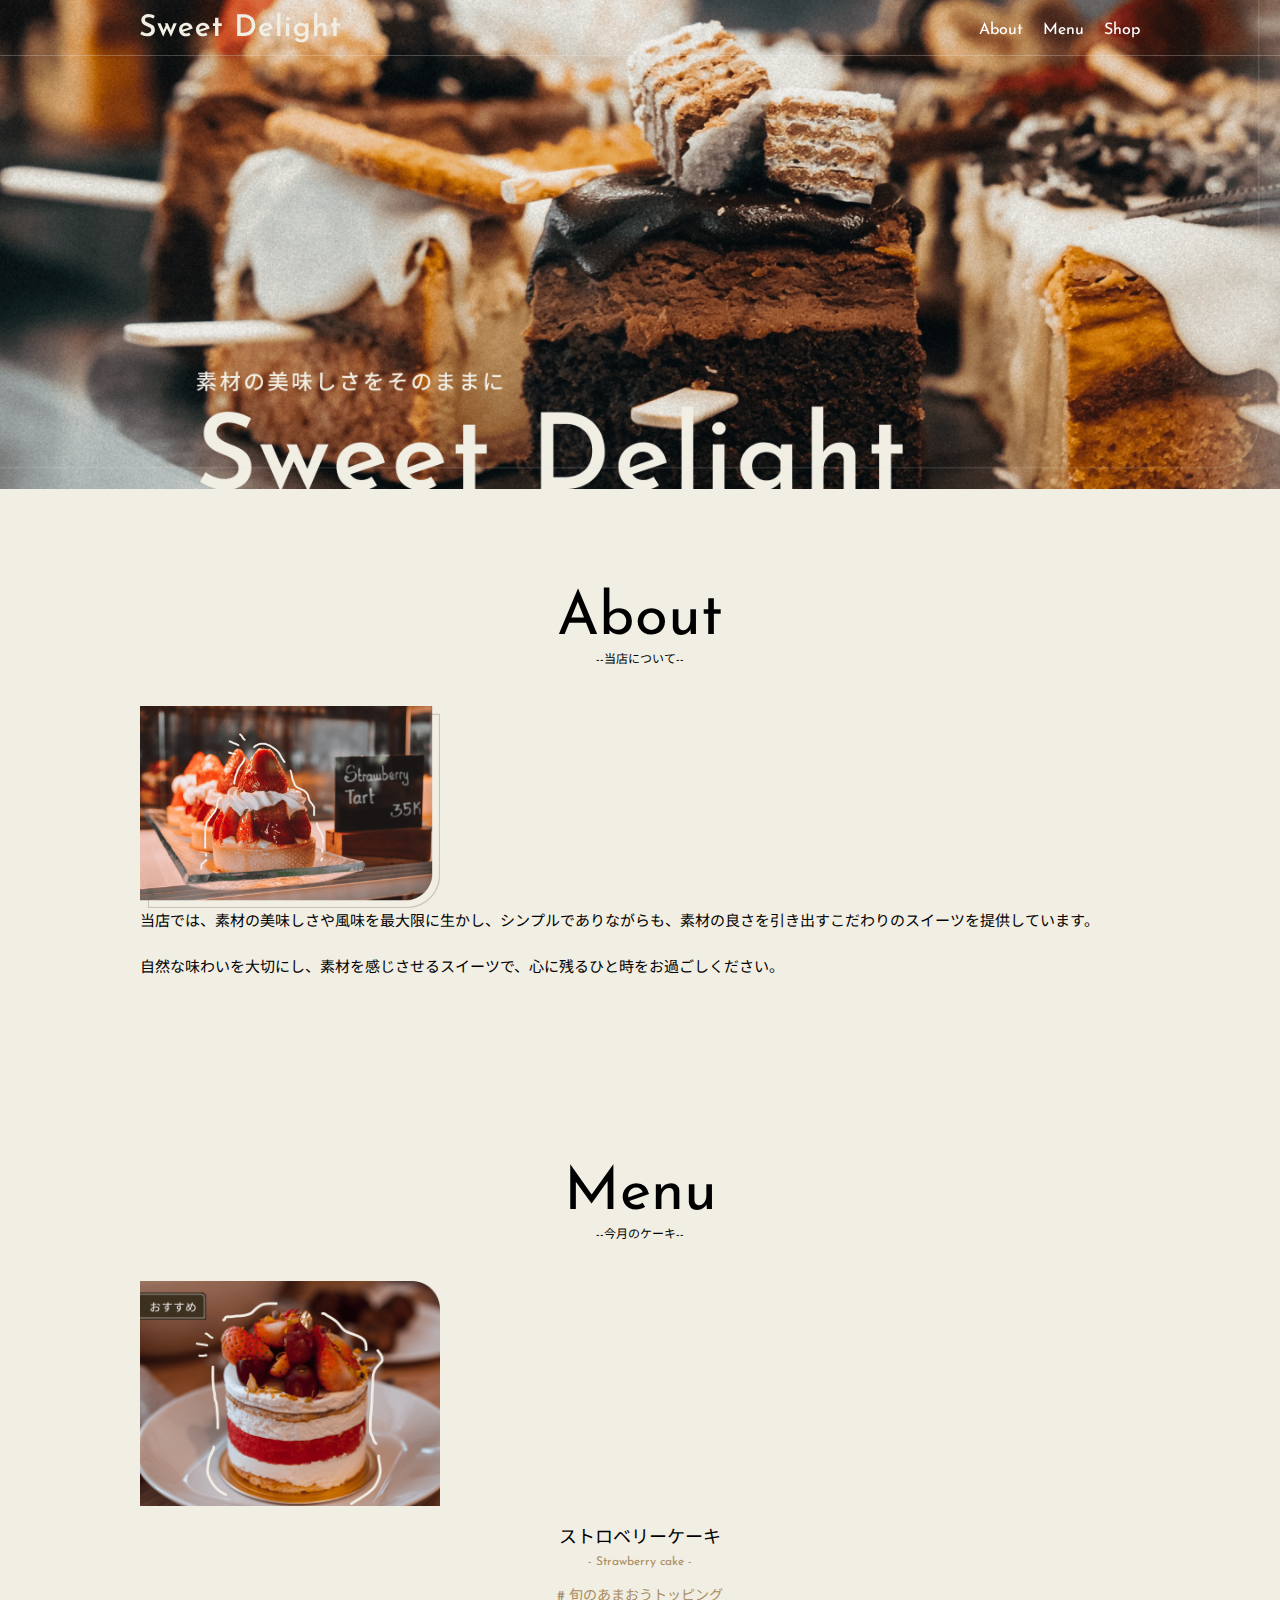
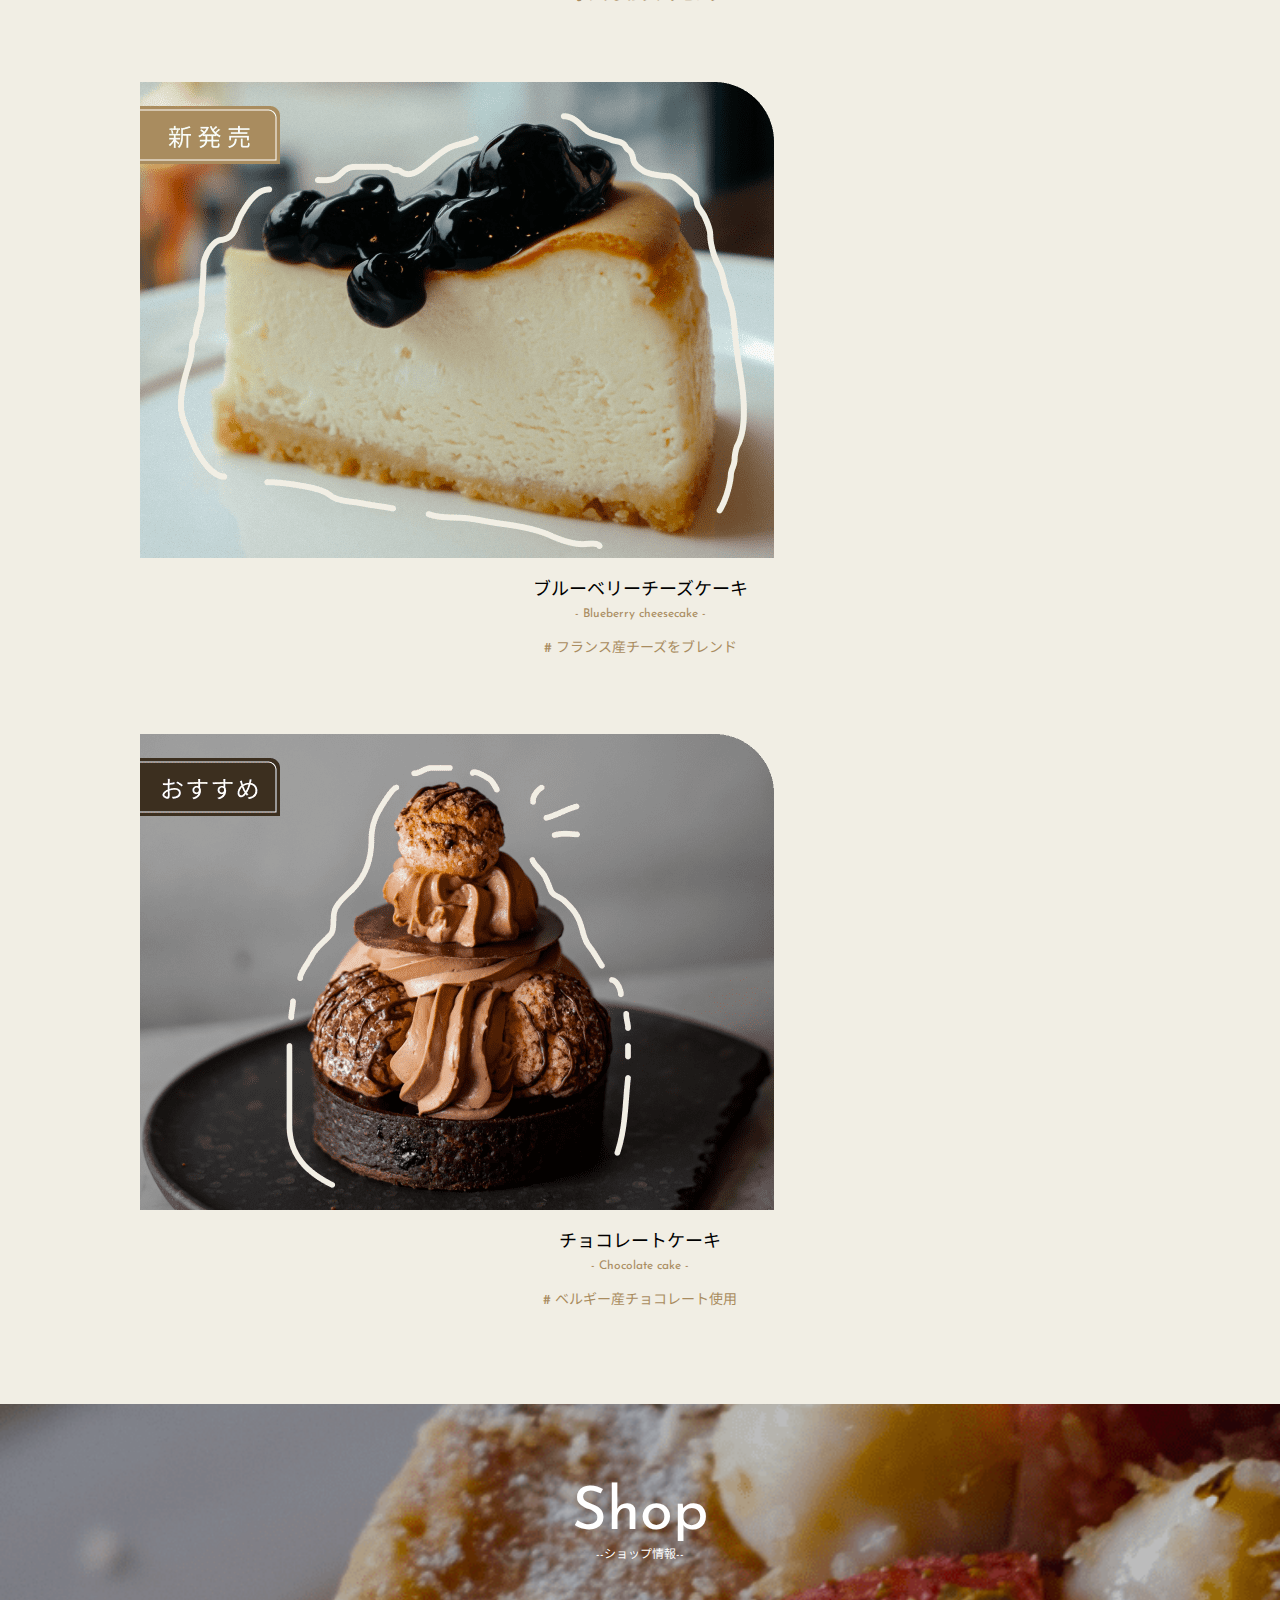
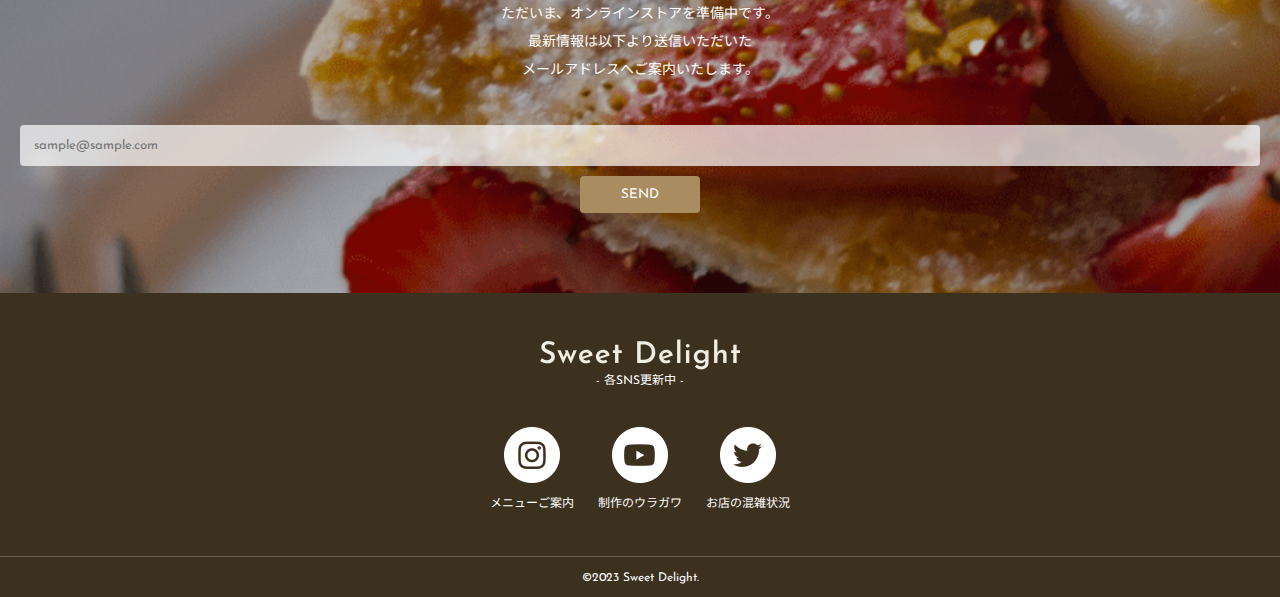
<file: 初級/Day22/practice/practice/index.html>
<!DOCTYPE html>
<html lang="ja">
  <head>
    <!-- 文字コードの指定　UTF-8を指定します -->
    <meta charset="UTF-8" />
    <!-- スマホやタブレットできれいに表示する「レスポンシブ表示」のための記述です-->
    <meta name="viewport" content="width=device-width, initial-scale=1.0" />
    <!-- サイトのアイコンを設定します -->
    <link rel="shortcut icon" href="./favicon.ico" type="image/x-icon" />
    <!-- 検索にヒットしないようにするための記述です -->
    <meta name="robots" content="noindex" />

    <title>Sweet delight</title>
    <meta name="description" content="サイトの概要を記入します。" />

    <!-- Google Fontsを読み込むための記述です -->
    <link rel="preconnect" href="https://fonts.googleapis.com" />
    <link rel="preconnect" href="https://fonts.gstatic.com" crossorigin />
    <link
      href="https://fonts.googleapis.com/css2?family=Josefin+Sans:wght@400;500&family=Noto+Sans+JP&display=swap"
      rel="stylesheet"
    />

    <!-- スタイルシートの読み込みのための記述です -->
    <link rel="stylesheet" href="./css/reset.css" />
    <link rel="stylesheet" href="./css/style.css" />
  </head>
  <body>
    <header class="header">
      <div class="header-inner">
        <h1 class="header-logo">
          <img src="./img/logo.svg" alt="Sweet Delight" />
        </h1>
        <nav class="header-nav">
          <ul class="header-nav-list">
            <li class="header-nav-item">
              <a href="#about" class="header-nav-link">About</a>
            </li>
            <li class="header-nav-item">
              <a href="#menu" class="header-nav-link">Menu</a>
            </li>
            <li class="header-nav-item">
              <a href="#shop" class="header-nav-link">Shop</a>
            </li>
          </ul>
        </nav>
      </div>
    </header>

    <div class="fv">
      <picture>
        <source media="(min-width: 768px)" srcset="./img/fv.png" />
        <img
          src="./img/sp/fv.png"
          alt="素材の美味しさをそのままに Sweet Delight"
        />
      </picture>
    </div>

    <section class="about">
      <div class="inner">
        <h2 class="section-heading">
          <span class="section-heading-main">About</span>
          <span class="section-heading-sub">--当店について--</span>
        </h2>
        <div class="about-wrapper">
          <div class="about-img">
            <img src="./img/about.png" alt="About 当店について" />
          </div>
          <div class="about-contents">
            <div class="about-text-contents">
              <p class="about-text">
                当店では、素材の美味しさや風味を最大限に生かし、シンプルでありながらも、素材の良さを引き出すこだわりのスイーツを提供しています。
              </p>
              <p class="about-text">
                自然な味わいを大切にし、素材を感じさせるスイーツで、心に残るひと時をお過ごしください。
              </p>
            </div>
          </div>
        </div>
      </div>
    </section>

    <section class="menu">
      <div class="inner">
        <h2 class="section-heading">
          <span class="section-heading-main">Menu</span>
          <span class="section-heading-sub">--今月のケーキ--</span>
        </h2>
        <div class="menu-contents">
          <ul class="menu-list">
            <li class="menu-item">
              <div class="menu-img">
                <img
                  src="./img/menu1.png"
                  alt="おすすめ ストロベリーケーキ"
                  class="about-img"
                />
              </div>
              <div class="menu-text-contents">
                <h3 class="menu-name">
                  <span class="menu-name-main">ストロベリーケーキ</span>
                  <span class="menu-name-sub">- Strawberry cake -</span>
                </h3>
                <p class="menu-text"># 旬のあまおうトッピング</p>
              </div>
            </li>
            <li class="menu-item">
              <div class="menu-img">
                <img
                  src="./img/menu2.png"
                  alt="新発売 ブルーベリーチーズケーキ"
                />
              </div>
              <div class="menu-text-contents">
                <h3 class="menu-name">
                  <span class="menu-name-main">ブルーベリーチーズケーキ</span>
                  <span class="menu-name-sub">- Blueberry cheesecake -</span>
                </h3>
                <p class="menu-text"># フランス産チーズをブレンド</p>
              </div>
            </li>
            <li class="menu-item">
              <div class="menu-img">
                <img src="./img/menu3.png" alt="おすすめ チョコレートケーキ" />
              </div>
              <div class="menu-text-contents">
                <h3 class="menu-name">
                  <span class="menu-name-main">チョコレートケーキ</span>
                  <span class="menu-name-sub">- Chocolate cake -</span>
                </h3>
                <p class="menu-text"># ベルギー産チョコレート使用</p>
              </div>
            </li>
          </ul>
        </div>
      </div>
    </section>

    <section class="shop">
      <div class="shop-inner">
        <h2 class="section-heading section-heading-l">
          <span class="section-heading-main">Shop</span>
          <span class="section-heading-sub">--ショップ情報--</span>
        </h2>
        <div class="shop-contents">
          <p class="shop-text">
            ただいま、オンラインストアを準備中です。<br />
            最新情報は以下より送信いただいた<br />メールアドレスへご案内いたします。
          </p>
          <form action="" class="form">
            <input
              type="email"
              class="form-input"
              placeholder="sample@sample.com"
            />
            <button type="submit" class="form-submit">SEND</button>
          </form>
        </div>
      </div>
    </section>

    <footer class="footer">
      <div class="footer-logo">
        <img src="./img/logo.svg" alt="Sweet Delight" />
      </div>
      <p class="footer-text">- 各SNS更新中 -</p>
      <ul class="footer-nav-list">
        <li class="footer-nav-item">
          <a
            href="https://www.instagram.com/?hl=ja"
            target="_blank"
            class="footer-nav-link"
          >
            <img src="./img/icon-instagram.png" alt="" class="sns-img" />
            <p class="footer-nav-link-text">メニューご案内</p>
          </a>
        </li>
        <li class="footer-nav-item">
          <a
            href="https://www.youtube.com/"
            target="_blank"
            class="footer-nav-link"
          >
            <img src="./img/icon-youtube.png" alt="" class="sns-img" />
            <p class="footer-nav-link-text">制作のウラガワ</p>
          </a>
        </li>
        <li class="footer-nav-item">
          <a
            href="https://twitter.com/"
            target="_blank"
            class="footer-nav-link"
          >
            <img src="./img/icon-twitter.png" alt="" class="sns-img" />
            <p class="footer-nav-link-text">お店の混雑状況</p>
          </a>
        </li>
      </ul>

      <div class="footer-copy-wrapper">
        <small class="footer-copyright">&copy;2023 Sweet Delight.</small>
      </div>
    </footer>
  </body>
</html>
</file>
<file: 初級/Day14/elementary-javascript/css/style.css>
@charset "UTF-8";

* {
  box-sizing: border-box;
}

html,
body,
h1,
h2,
h3,
h4,
h5,
h6,
ul,
ol,
dl,
li,
dt,
dd,
p,
div,
span,
img,
a,
table,
tr,
th,
td {
  margin: 0;
  padding: 0;
  border: 0;
  font-weight: normal;
  font-size: 100%;
  vertical-align: baseline;
}

header,
footer,
nav,
section,
article,
aside,
figure,
figcaption {
  display: block;
}

body {
  line-height: 1;
}

ol,
ul {
  list-style: none;
  list-style-type: none;
}

a {
  color: inherit;
  text-decoration: none;
}

img {
  max-width: 100%;
  height: auto;
}

body {
  font-size: 16px;
  font-family: sans-serif;
  font-weight: 400;
  letter-spacing: normal;
  color: #082b48;
  line-height: 1.6;
  background-color: #082b48;
}

.section {
  margin: 60px auto 0;
  width: 500px;
  max-width: 100%;
  padding: 20px;
  border-radius: 10px;
  background-color: #fff;
  color: #082b48;
  text-align: center;
}

.title {
  line-height: 1.8;
  font-size: 26px;
  font-weight: 700;
  text-align: center;
}

.btn {
  margin-top: 15px;
  display: inline-block;
  font-weight: bold;
  background-color: #082b48;
  color: #fff;
  text-align: center;
  cursor: pointer;
  border: 0;
  border-radius: 4px;
  font-size: 20px;
  padding: 15px 20px;
  width: 140px;
  max-width: 100%;
}
.btn:hover {
  opacity: 0.7;
}

.btn-register {
  background-color: #ec6d64;
}

.header {
  height: 80px;
  background: #fff;
  padding-left: 15px;
  padding-right: 15px;
  width: 100%;
  display: flex;
  align-items: center;
}

.header__logo {
  font-size: 18px;
  font-weight: 700;
  padding-left: 37px;
  position: relative;
}
.header__logo::before {
  content: "";
  position: absolute;
  top: 50%;
  left: 0;
  transform: translateY(-50%);
  width: 35px;
  height: 35px;
  background-image: url(../img/logo.png);
  background-color: transparent;
  background-repeat: no-repeat;
  background-position: center center;
  background-size: contain;
}
</file>
<file: 初級/Day15/elementary-javascript/css/style.css>
@charset "UTF-8";

* {
  box-sizing: border-box;
}

html,
body,
h1,
h2,
h3,
h4,
h5,
h6,
ul,
ol,
dl,
li,
dt,
dd,
p,
div,
span,
img,
a,
table,
tr,
th,
td {
  margin: 0;
  padding: 0;
  border: 0;
  font-weight: normal;
  font-size: 100%;
  vertical-align: baseline;
}

header,
footer,
nav,
section,
article,
aside,
figure,
figcaption {
  display: block;
}

body {
  line-height: 1;
}

ol,
ul {
  list-style: none;
  list-style-type: none;
}

a {
  color: inherit;
  text-decoration: none;
}

img {
  max-width: 100%;
  height: auto;
}

body {
  font-size: 16px;
  font-family: sans-serif;
  font-weight: 400;
  letter-spacing: normal;
  color: #082b48;
  line-height: 1.6;
  background-color: #082b48;
}

.section {
  margin: 60px auto 0;
  width: 500px;
  max-width: 100%;
  padding: 20px;
  border-radius: 10px;
  background-color: #fff;
  color: #082b48;
  text-align: center;
}

.title {
  line-height: 1.8;
  font-size: 26px;
  font-weight: 700;
  text-align: center;
  display: none;
}

.btn {
  margin-top: 15px;
  display: inline-block;
  font-weight: bold;
  background-color: #082b48;
  color: #fff;
  text-align: center;
  cursor: pointer;
  border: 0;
  border-radius: 4px;
  font-size: 20px;
  padding: 15px 20px;
  width: 140px;
  max-width: 100%;
}
.btn:hover {
  opacity: 0.7;
}

.btn-register {
  background-color: #ec6d64;
}

.header {
  height: 80px;
  background: #fff;
  padding-left: 15px;
  padding-right: 15px;
  width: 100%;
  display: flex;
  align-items: center;
}

.header__logo {
  font-size: 18px;
  font-weight: 700;
  padding-left: 37px;
  position: relative;
}
.header__logo::before {
  content: "";
  position: absolute;
  top: 50%;
  left: 0;
  transform: translateY(-50%);
  width: 35px;
  height: 35px;
  background-image: url(../img/logo.png);
  background-color: transparent;
  background-repeat: no-repeat;
  background-position: center center;
  background-size: contain;
}
</file>
<file: 初級/Day17/elementary-jquery/css/style.css>
@charset "UTF-8";
* {
  box-sizing: border-box;
}

html,
body,
h1,
h2,
h3,
h4,
h5,
h6,
ul,
ol,
dl,
li,
dt,
dd,
p,
div,
span,
img,
a,
table,
tr,
th,
td {
  margin: 0;
  padding: 0;
  border: 0;
  font-weight: normal;
  font-size: 100%;
  vertical-align: baseline;
}

header,
footer,
nav,
section,
article,
aside,
figure,
figcaption {
  display: block;
}

body {
  line-height: 1;
}

ol,
ul {
  list-style: none;
  list-style-type: none;
}

a {
  color: inherit;
  text-decoration: none;
}

img {
  max-width: 100%;
  height: auto;
}

button {
  margin: 0;
  padding: 0;
  border: none;
  background: none;
  cursor: pointer;
  display: inline-block;
}

body {
  font-size: 16px;
  font-family: sans-serif;
  font-weight: 400;
  letter-spacing: normal;
  color: #333;
  line-height: 1.6;
}

body.is-fixed {
  overflow: hidden;
}

.section {
  padding: 100px 0;
  text-align: center;
  border-bottom: 1px solid #d0d0d0;
}

.section-title {
  font-size: 20px;
  font-weight: 700;
}

.star-wrap {
  margin-bottom: 10px;
  font-size: 30px;
  font-weight: 700;
  color: #ffbf00;
}

.inner {
  height: inherit;
  margin: 0 auto;
  padding-left: 15px;
  padding-right: 15px;
  width: 100%;
  max-width: 500px;
}

.button {
  padding: 1em 2em;
  border-radius: 3px;
  background-color: #f77;
  font-size: 20px;
  font-weight: 700;
  letter-spacing: normal;
  color: #fff;
  line-height: 1;
  transition: all 0.3s ease 0s;
  text-align: center;
}

.button:hover {
  opacity: 0.7;
}

.button-drawer {
  cursor: pointer;
  display: flex;
  align-items: center;
  justify-content: center;
  width: 80px;
  height: 80px;
  background-color: rgba(0, 0, 0, 0);
  background-size: 30px 30px;
  background-repeat: no-repeat;
  background-position: center center;
  background-image: url(../img/icon-hamburger.png);
}

.button-drawer.is-checked {
  background-image: url(../img/icon-cross-mark.png);
}

.button-form {
  height: 100%;
  padding: 0.75em 1em;
  border-radius: 3px;
  background-color: #f77;
  font-size: 18px;
  letter-spacing: normal;
  color: #fff;
  line-height: 1;
  transition: all 0.3s ease 0s;
  text-align: center;
}

.button-form:hover {
  opacity: 0.7;
}

.header {
  height: 80px;
  background-color: #555;
  color: #fff;
  border-bottom: 1px solid #d0d0d0;
  padding-left: 15px;
  padding-right: 15px;
  width: 100%;
  display: flex;
  align-items: center;
  position: fixed;
  top: 0;
  left: 0;
  right: 0;
  z-index: 20;
}

.header__logo {
  font-size: 18px;
  font-weight: 700;
  padding-left: 37px;
  position: relative;
}

.header__logo::before {
  content: "";
  position: absolute;
  top: 50%;
  left: 0;
  transform: translateY(-50%);
  width: 35px;
  height: 35px;
  background-image: url(../img/logo.png);
  background-color: rgba(0, 0, 0, 0);
  background-repeat: no-repeat;
  background-position: center center;
  background-size: contain;
}

.header__button {
  margin-left: auto;
}

.main {
  margin-top: 80px;
}

.drawer {
  position: fixed;
  top: 80px;
  width: 100%;
  padding: 80px 80px;
  height: calc(100% - 80px);
  background-color: #555;
  overflow-y: auto;
  z-index: 10;
  display: none;
}

.drawer__menu {
  text-align: center;
  color: #fff;
  border-bottom: 1px solid #fff;
  padding: 25px 0;
  display: block;
  max-width: 300px;
  margin: 0 auto;
}

.drawer__menu:hover {
  opacity: 0.7;
}

.accordion {
  border-bottom: 1px solid #d0d0d0;
  text-align: left;
}

.accordion__title {
  padding: 20px 0;
  display: block;
  text-align: left;
  width: 100%;
  font-size: 18px;
  cursor: pointer;
  font-weight: 700;
  padding-left: 40px;
  position: relative;
}

.accordion__title::before,
.accordion__content::before {
  border-radius: 50%;
  display: inline-block;
  font-weight: 700;
  height: 30px;
  left: 0;
  line-height: 28px;
  position: absolute;
  text-align: center;
  width: 30px;
  color: #fff;
}

.accordion__title::before {
  top: 50%;
  transform: translateY(-50%);
  background-color: #f77;
  content: "Q";
}

.accordion__content {
  display: none;
  padding-left: 40px;
  padding-bottom: 20px;
  position: relative;
}

.accordion__content::before {
  top: 0;
  background-color: #828282;
  content: "A";
}

.form {
  display: flex;
}

.form__input {
  flex: 1;
}

.form__button {
  margin-left: 10px;
}

.error-message {
  color: red;
  margin-top: 5px;
}

.input {
  width: 100%;
  border: 1px solid #bfbebe;
  padding: 1em 2em;
  border-radius: 50px;
  font-size: 14px;
}
</file>
<file: 初級/Day5/myself/css/style.css>
body {
  font-family: "Josefin Sans", "Noto Sans JP", sans-serif;
}

/* headerセクション */
.header {
  position: fixed;
  top: 0;
  left: 0;
  width: 100%;
  border-bottom: 1px solid rgba(241, 238, 238, 0.25);
  text-align: center;
  padding: 12px;
}

.header-nav-list {
  display: flex;
  justify-content: center;
  gap: 20px;
}

.header-nav {
  margin-top: 10px;
}

.header-nav-link {
  color: #ffffff;
}

/* Aboutセクション */
.about {
  padding: 100px 0;
}

.section-heading {
  text-align: center;
  margin-bottom: 40px;
}

.section-heading-main {
  display: block;
  font-size: 40px;
}

.section-heading-sub {
}

.about-img {
}

.about-text {
  font-size: 14px;
}

.about-text + .about-text {
  margin-top: 16px;
}

/* menuセクション */
.menu {
  background-color: #f1eee4;
  padding: 80px 0;
}

.menu-item + .menu-item {
  margin-top: 62px;
}

.menu-text {
  margin-top: 16px;
}

.menu-img {
}

.menu-text-contents {
  text-align: center;
  display: block;
}

.menu-name {
}

.menu-name-main {
  font-size: 18px;
  display: block;
}

.menu-name-sub {
  color: #a98c5f;
  font-size: 12px;
  display: block;
  margin-top: 8px;
}

/* Shopセクション */
.shop {
  background-image: url(../img/sp/bg-shop.png);
  background-position: center center;
  background-size: cover;
  padding: 80px 0;
}

.shop-inner {
  padding: 0 20px;
}

.shop-text {
  color: #fff;
  text-align: center;
  font-size: 14px;
  line-height: 2;
}

.form {
  margin-top: 40px;
}

.form-input {
  width: 100%;
  border-radius: 4px;
  background-color: rgba(255, 255, 255, 0.7);
  border: none;
  font-family: "Josefin Sans", "Noto Sans JP", sans-serif;
  padding: 14px;
}

.form-submit {
  border-radius: 4px;
  border: none;
  font-family: "Josefin Sans", "Noto Sans JP", sans-serif;
  display: block;
  margin: 10px auto 0;
  width: 120px;
  padding: 12px 10px;
  color: #fff;
  background-color: #a98c5f;
}

/* footerセクション */
.footer {
  background-color: #3c301e;
  text-align: center;
  padding-top: 46px;
  color: #fff;
}

.footer-text {
  font-size: 12px;
}

.footer-nav-list {
  margin-top: 40px;
  display: flex;
  justify-content: center;
  gap: 24px;
  padding: 0 24px;
}

.footer-nav-link-text {
  font-size: 12px;
  margin-top: 10px;
}

.sns-img {
  width: 56px;
}

.footer-copy-wrapper {
  border-top: 1px solid rgba(241, 238, 228, 0.25);
  padding: 12px;
  margin-top: 46px;
}

.footer-copyright {
  font-size: 12px;
}

/* タブレット、PCサイズの表示 */
@media screen and (min-width: 768px) {
  .header-inner {
    max-width: 1080px;
    padding: 0 40px;
    margin: 0 auto;
    display: flex;
    justify-content: space-between;
  }
}
</file>
<file: 初級/Day19/practice/practice/css/style.css>
body {
  font-family: "Josefin Sans", "Noto Sans JP", sans-serif;
}

/* ヘッダークラス */
.header {
  position: fixed;
  top: 0;
  left: 0;
  border-bottom: 1px solid rgba(241, 238, 238, 0.25);
  width: 100%;
  text-align: center;
  padding: 12px;
}

.header-nav-list {
  display: flex;
  justify-content: center;
  gap: 20px;
}

.header-nav {
  margin-top: 10px;
}

.header-nav-link {
  color: #ffffff;
}

/* 共通クラス */
.inner {
  padding: 0 40px;
}

.section-heading {
  text-align: center;
  margin-bottom: 40px;
}

.section-heading-l {
  color: #fff;
}

.section-heading-main {
  display: block;
  font-size: 40px;
}

.section-heading-sub {
  display: block;
  font-size: 12px;
}

/* aboutセクション */
.about {
  padding: 40px 0;
  background-color: #f1eee4;
}

.about-contents {
}

.about-text {
  font-size: 14px;
  line-height: 2;
}

.about-text-contents {
  margin-top: 20px;
}

.about-text + .about-text {
  margin-top: 16px;
}

/* menuセクション */
.menu {
  background-color: #f1eee4;
  padding: 80px 0;
}

.menu-contents {
}

.menu-list {
}

.menu-item + .menu-item {
  margin-top: 62px;
}

.menu-img {
}

.menu-text-contents {
  text-align: center;
  padding: 16px 10px;
}

.menu-name {
}

.menu-name-main {
  font-size: 18px;
  display: block;
}

.menu-name-sub {
  color: #a98c5f;
  font-size: 12px;
  display: block;
  margin-top: 8px;
}

.menu-text {
  font-size: 14px;
  color: #a98c5f;
  margin-top: 16px;
}

/* shopセクション */
.shop {
  background-image: url(../img/sp/bg-shop.png);
  background-position: center center;
  background-size: cover;
  padding: 80px 0;
}

.shop-inner {
  padding: 0 20px;
}

.shop-contents {
}

.shop-text {
  color: #fff;
  text-align: center;
  font-size: 14px;
  line-height: 2;
}

.form {
  margin-top: 40px;
}

.form-input {
  width: 100%;
  border-radius: 4px;
  background-color: rgba(255, 255, 255, 0.7);
  border: none;
  font-family: "Josefin Sans", "Noto Sans JP", sans-serif;
  padding: 14px;
}

.form-submit {
  border-radius: 4px;
  border: none;
  font-family: "Josefin Sans", "Noto Sans JP", sans-serif;
  display: block;
  margin: 10px auto 0;
  width: 120px;
  padding: 12px 10px;
  color: #fff;
  background-color: #a98c5f;
}

/* footerセクション */
.footer {
  background-color: #3c301e;
  text-align: center;
  padding-top: 46px;
  color: #fff;
}

.footer-logo {
}

.footer-text {
  font-size: 12px;
}

.footer-nav-list {
  margin-top: 40px;
  display: flex;
  justify-content: center;
  gap: 24px;
  padding: 0 24px;
}

.footer-nav-item {
}

.footer-nav-link {
}

.footer-nav-link-text {
  font-size: 12px;
  margin-top: 10px;
}

.sns-img {
  width: 56px;
}

.footer-copy-wrapper {
  border-top: 1px solid rgba(241, 238, 228, 0.25);
  padding: 12px;
  margin-top: 46px;
}

.footer-copyright {
  font-size: 12px;
}

/* タブレット、PCサイズの表示 */
@media screen and (min-width: 768px) {
  .header-inner {
    max-width: 1080px;
    padding: 0 40px;
    margin: 0 auto;
    display: flex;
    justify-content: space-between;
  }

  .header-nav-link {
    transition: opacity 0.3s;
  }

  .header-nav-link:hover {
    opacity: 0.7;
  }

  .inner {
    max-width: 1080px;
    padding: 0 40px;
    margin: 0 auto;
  }
  .section-heading-main {
    font-size: 60px;
  }

  .about {
    padding: 100px 0;
  }

  .about-contents {
    display: flex;
    gap: 40px;
    align-items: center;
  }

  .about-text {
    font-size: 15px;
  }

  .about-text-contents {
    margin-top: 0;
  }

  .about-img {
    width: 300px;
  }
}

.drawer-menu {
  /* display: none; */
}

.drawer-menu.open {
  display: block;
  position: fixed;
  top: 0;
  left: 0;
  width: 100px;
  height: 100px;
  background-color: rgba(0, 0, 0, 0.8);
  z-index: 1000;
}

.drawer-menu li{
  margin: 20px 0;
}

/* ドロワーメニュー内のリストスタイル */
.drawer-menu ul {
  list-style: none;
  padding: 0;
  margin: 0;
  position: absolute;
  top: 50%;
  left: 50%;
  transform: translate(-50%, -50%);
  text-align: center;
}

.header-nav-child {
  display: none;
  color: white;
}
</file>
<file: 初級/Day22/practice/practice/css/style.css>
body {
  font-family: "Josefin Sans", "Noto Sans JP", sans-serif;
}

/* ヘッダークラス */
.header {
  position: fixed;
  top: 0;
  left: 0;
  border-bottom: 1px solid rgba(241, 238, 238, 0.25);
  width: 100%;
  text-align: center;
  padding: 12px;
}

.header-nav-list {
  display: flex;
  justify-content: center;
  gap: 20px;
}

.header-nav {
  margin-top: 10px;
}

.header-nav-link {
  color: #ffffff;
}

/* 共通クラス */
.inner {
  padding: 0 40px;
}

.section-heading {
  text-align: center;
  margin-bottom: 40px;
}

.section-heading-l {
  color: #fff;
}

.section-heading-main {
  display: block;
  font-size: 40px;
}

.section-heading-sub {
  display: block;
  font-size: 12px;
}

/* aboutセクション */
.about {
  padding: 40px 0;
  background-color: #f1eee4;
}

.about-contents {
}

.about-text {
  font-size: 14px;
  line-height: 2;
}

.about-text-contents {
  margin-top: 20px;
}

.about-text + .about-text {
  margin-top: 16px;
}

/* menuセクション */
.menu {
  background-color: #f1eee4;
  padding: 80px 0;
}

.menu-contents {
}

.menu-list {
}

.menu-item + .menu-item {
  margin-top: 62px;
}

.menu-img {
}

.menu-text-contents {
  text-align: center;
  padding: 16px 10px;
}

.menu-name {
}

.menu-name-main {
  font-size: 18px;
  display: block;
}

.menu-name-sub {
  color: #a98c5f;
  font-size: 12px;
  display: block;
  margin-top: 8px;
}

.menu-text {
  font-size: 14px;
  color: #a98c5f;
  margin-top: 16px;
}

/* shopセクション */
.shop {
  background-image: url(../img/sp/bg-shop.png);
  background-position: center center;
  background-size: cover;
  padding: 80px 0;
}

.shop-inner {
  padding: 0 20px;
}

.shop-contents {
}

.shop-text {
  color: #fff;
  text-align: center;
  font-size: 14px;
  line-height: 2;
}

.form {
  margin-top: 40px;
}

.form-input {
  width: 100%;
  border-radius: 4px;
  background-color: rgba(255, 255, 255, 0.7);
  border: none;
  font-family: "Josefin Sans", "Noto Sans JP", sans-serif;
  padding: 14px;
}

.form-submit {
  border-radius: 4px;
  border: none;
  font-family: "Josefin Sans", "Noto Sans JP", sans-serif;
  display: block;
  margin: 10px auto 0;
  width: 120px;
  padding: 12px 10px;
  color: #fff;
  background-color: #a98c5f;
}

/* footerセクション */
.footer {
  background-color: #3c301e;
  text-align: center;
  padding-top: 46px;
  color: #fff;
}

.footer-logo {
}

.footer-text {
  font-size: 12px;
}

.footer-nav-list {
  margin-top: 40px;
  display: flex;
  justify-content: center;
  gap: 24px;
  padding: 0 24px;
}

.footer-nav-item {
}

.footer-nav-link {
}

.footer-nav-link-text {
  font-size: 12px;
  margin-top: 10px;
}

.sns-img {
  width: 56px;
}

.footer-copy-wrapper {
  border-top: 1px solid rgba(241, 238, 228, 0.25);
  padding: 12px;
  margin-top: 46px;
}

.footer-copyright {
  font-size: 12px;
}

/* タブレット、PCサイズの表示 */
@media screen and (min-width: 768px) {
  .header-inner {
    max-width: 1080px;
    padding: 0 40px;
    margin: 0 auto;
    display: flex;
    justify-content: space-between;
  }

  .header-nav-link {
    transition: opacity 0.3s;
  }

  .header-nav-link:hover {
    opacity: 0.7;
  }

  .inner {
    max-width: 1080px;
    padding: 0 40px;
    margin: 0 auto;
  }
  .section-heading-main {
    font-size: 60px;
  }

  .about {
    padding: 100px 0;
  }

  .about-contents {
    display: flex;
    gap: 40px;
    align-items: center;
  }

  .about-text {
    font-size: 15px;
  }

  .about-text-contents {
    margin-top: 0;
  }

  .about-img {
    width: 300px;
  }
}
</file>
